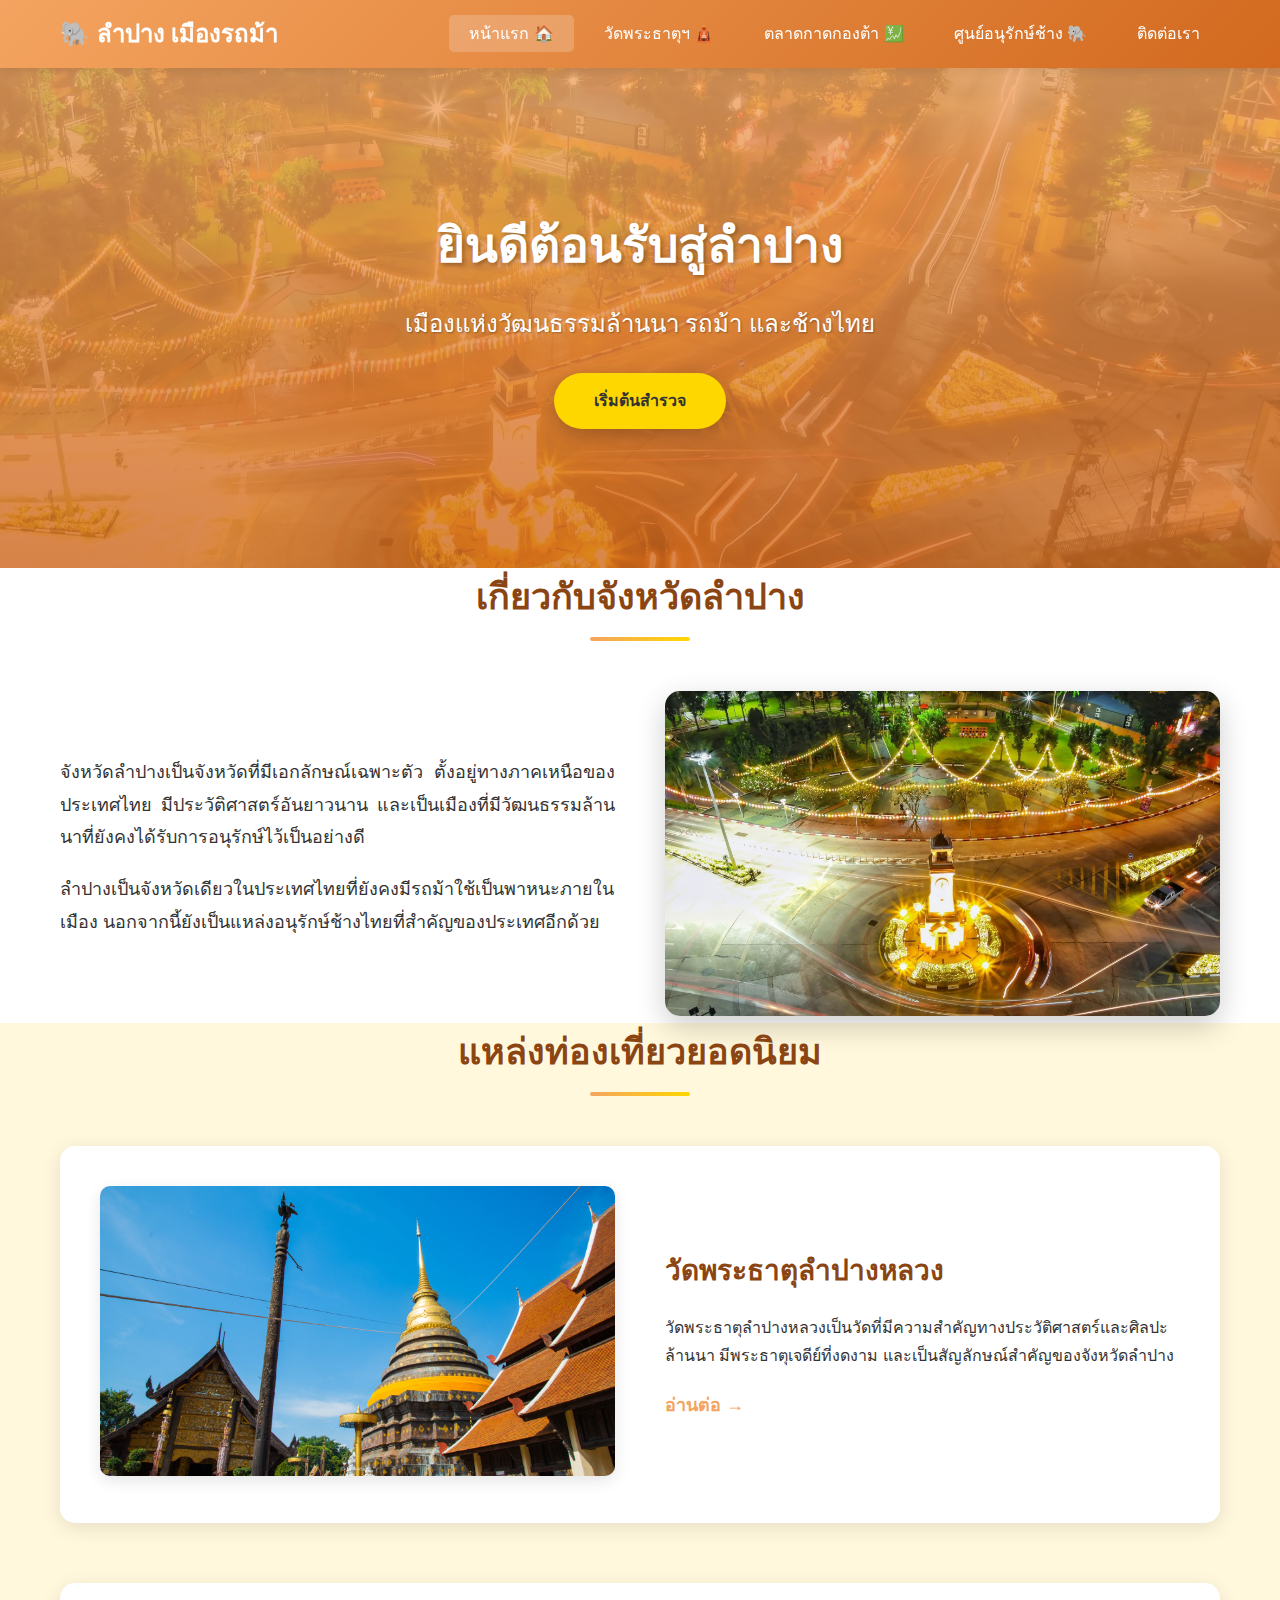
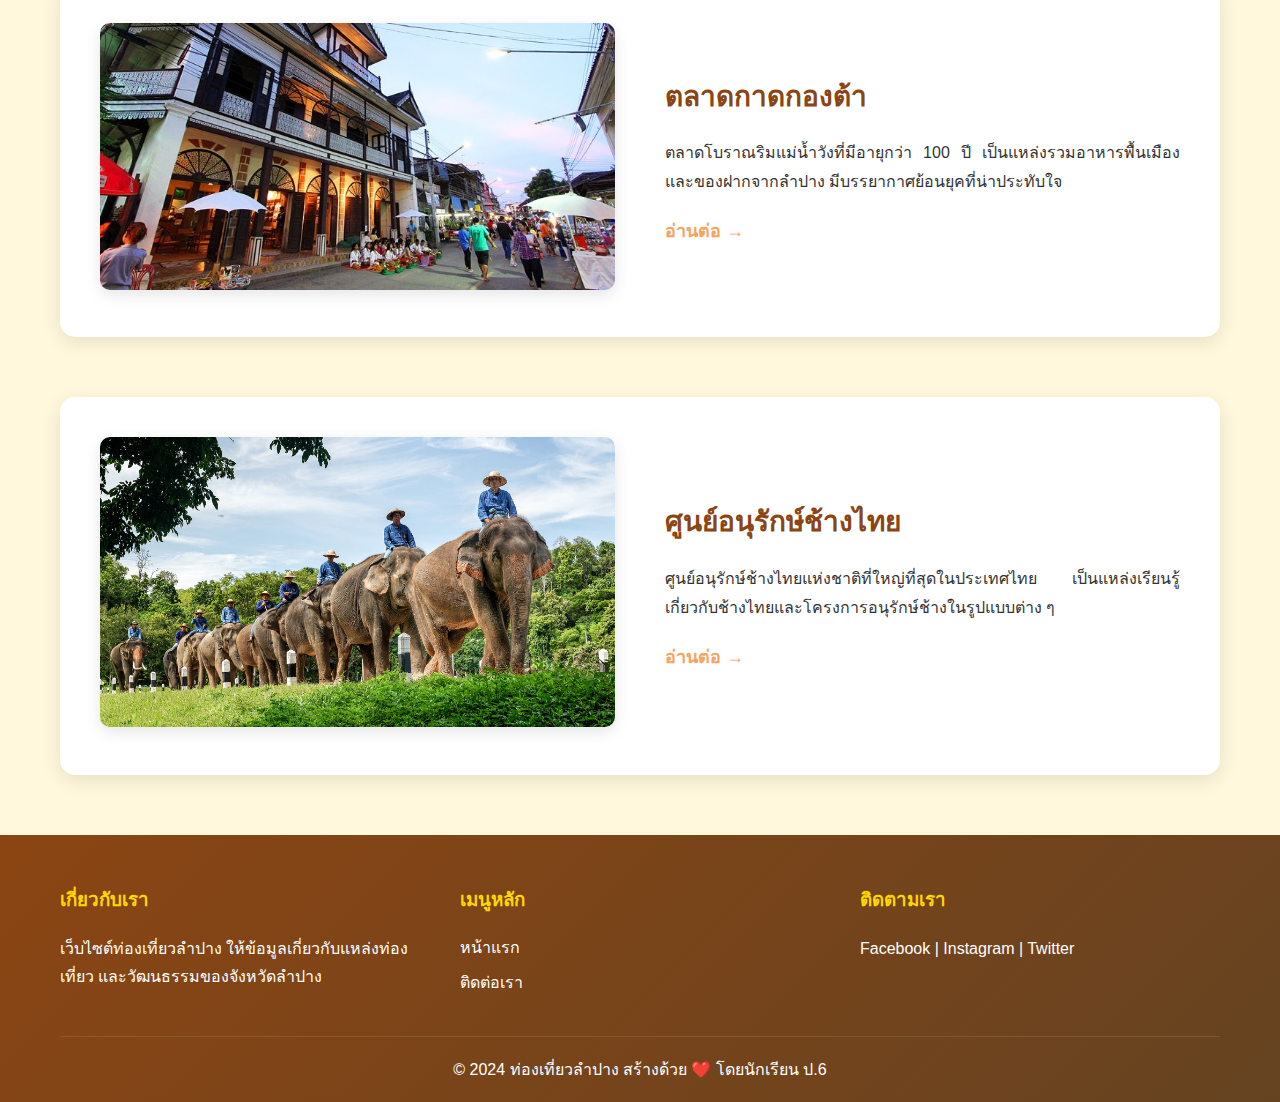
<file: index.html>
<!DOCTYPE html>
<html lang="th">
<head>
    <meta charset="UTF-8">
    <meta name="viewport" content="width=device-width, initial-scale=1.0">
    <title>ท่องเที่ยวลำปาง - เมืองรถม้า</title>
    <link rel="stylesheet" href="styles.css">
</head>
<body>

<!-- Header และ Navigation -->
<header>
    <div class="container">
        <div class="logo">
            <h1>🐘 ลำปาง เมืองรถม้า</h1>
        </div>
        <nav>
            <ul>
                <li><a href="index.html" class="active">หน้าแรก 🏠</a></li>
                <li><a href="wat-phra-that.html">วัดพระธาตุฯ 🛕</a></li>
                <li><a href="kad-kong-ta.html">ตลาดกาดกองต้า 💹</a></li>
                <li><a href="elephant-center.html">ศูนย์อนุรักษ์ช้าง 🐘</a></li>
                <li><a href="contact.html">ติดต่อเรา</a></li>
            </ul>
        </nav>
    </div>
</header>

<!-- Hero Section -->
<section class="hero">
    <div class="hero-content">
        <h2>ยินดีต้อนรับสู่ลำปาง</h2>
        <p>เมืองแห่งวัฒนธรรมล้านนา รถม้า และช้างไทย</p>
        <a href="#attractions" class="btn">เริ่มต้นสำรวจ</a>
    </div>
</section>

<!-- เกี่ยวกับลำปาง -->
<section class="about" id="attractions">
    <div class="container">
        <h2 class="section-title">เกี่ยวกับจังหวัดลำปาง</h2>
        <div class="content-wrapper">
            <div class="content-text">
                <p>
                    จังหวัดลำปางเป็นจังหวัดที่มีเอกลักษณ์เฉพาะตัว ตั้งอยู่ทางภาคเหนือของประเทศไทย
                    มีประวัติศาสตร์อันยาวนาน และเป็นเมืองที่มีวัฒนธรรมล้านนาที่ยังคงได้รับการอนุรักษ์ไว้เป็นอย่างดี
                </p>
                <p>
                    ลำปางเป็นจังหวัดเดียวในประเทศไทยที่ยังคงมีรถม้าใช้เป็นพาหนะภายในเมือง
                    นอกจากนี้ยังเป็นแหล่งอนุรักษ์ช้างไทยที่สำคัญของประเทศอีกด้วย
                </p>
            </div>
            <div class="content-image">
                <img src="images/lampang1.jpg" alt="จังหวัดลำปาง" width="100%">
            </div>
        </div>
    </div>
</section>

<!-- แหล่งท่องเที่ยวยอดนิยม -->
<section class="attractions">
    <div class="container">
        <h2 class="section-title">แหล่งท่องเที่ยวยอดนิยม</h2>

        <!-- สถานที่ 1 -->
        <div class="attraction-item">
            <div class="attraction-image">
                <img src="images/Watphrathatlampangluang.jpg" alt="วัดพระธาตุลำปางหลวง">
            </div>
            <div class="attraction-content">
                <h3>วัดพระธาตุลำปางหลวง</h3>
                <p>
                    วัดพระธาตุลำปางหลวงเป็นวัดที่มีความสำคัญทางประวัติศาสตร์และศิลปะล้านนา
                    มีพระธาตุเจดีย์ที่งดงาม และเป็นสัญลักษณ์สำคัญของจังหวัดลำปาง
                </p>
                <a href="wat-phra-that.html" class="btn-link">อ่านต่อ →</a>
            </div>
        </div>

        <!-- สถานที่ 2 -->
        <div class="attraction-item reverse">
            <div class="attraction-content">
                <h3>ตลาดกาดกองต้า</h3>
                <p>
                    ตลาดโบราณริมแม่น้ำวังที่มีอายุกว่า 100 ปี
                    เป็นแหล่งรวมอาหารพื้นเมืองและของฝากจากลำปาง
                    มีบรรยากาศย้อนยุคที่น่าประทับใจ
                </p>
                <a href="kad-kong-ta.html" class="btn-link">อ่านต่อ →</a>
            </div>
            <div class="attraction-image">
                <img src="images/kongtamarket1.jpg" alt="ตลาดกาดก้องต้า" >
            </div>
        </div>

        <!-- สถานที่ 3 -->
        <div class="attraction-item">
            <div class="attraction-image">
                <img src="images/changthai1.jpg" alt="ศูนย์อนุรักษ์ช้างไทย" >
            </div>
            <div class="attraction-content">
                <h3>ศูนย์อนุรักษ์ช้างไทย</h3>
                <p>
                    ศูนย์อนุรักษ์ช้างไทยแห่งชาติที่ใหญ่ที่สุดในประเทศไทย
                    เป็นแหล่งเรียนรู้เกี่ยวกับช้างไทยและโครงการอนุรักษ์ช้างในรูปแบบต่าง ๆ
                </p>
                <a href="elephant-center.html" class="btn-link">อ่านต่อ →</a>
            </div>
        </div>
    </div>
</section>

<!-- Footer -->
<footer>
    <div class="container">
        <div class="footer-content">
            <div class="footer-section">
                <h3>เกี่ยวกับเรา</h3>
                <p>
                    เว็บไซต์ท่องเที่ยวลำปาง ให้ข้อมูลเกี่ยวกับแหล่งท่องเที่ยว
                    และวัฒนธรรมของจังหวัดลำปาง
                </p>
            </div>
            <div class="footer-section">
                <h3>เมนูหลัก</h3>
                <ul>
                    <li><a href="index.html">หน้าแรก</a></li>
                    <li><a href="contact.html">ติดต่อเรา</a></li>
                </ul>
            </div>
            <div class="footer-section">
                <h3>ติดตามเรา</h3>
                <p>Facebook | Instagram | Twitter</p>
            </div>
        </div>
        <div class="footer-bottom">
            <p>&copy; 2024 ท่องเที่ยวลำปาง สร้างด้วย ❤️ โดยนักเรียน ป.6</p>
        </div>
    </div>
</footer>

</body>
</html>
</file>
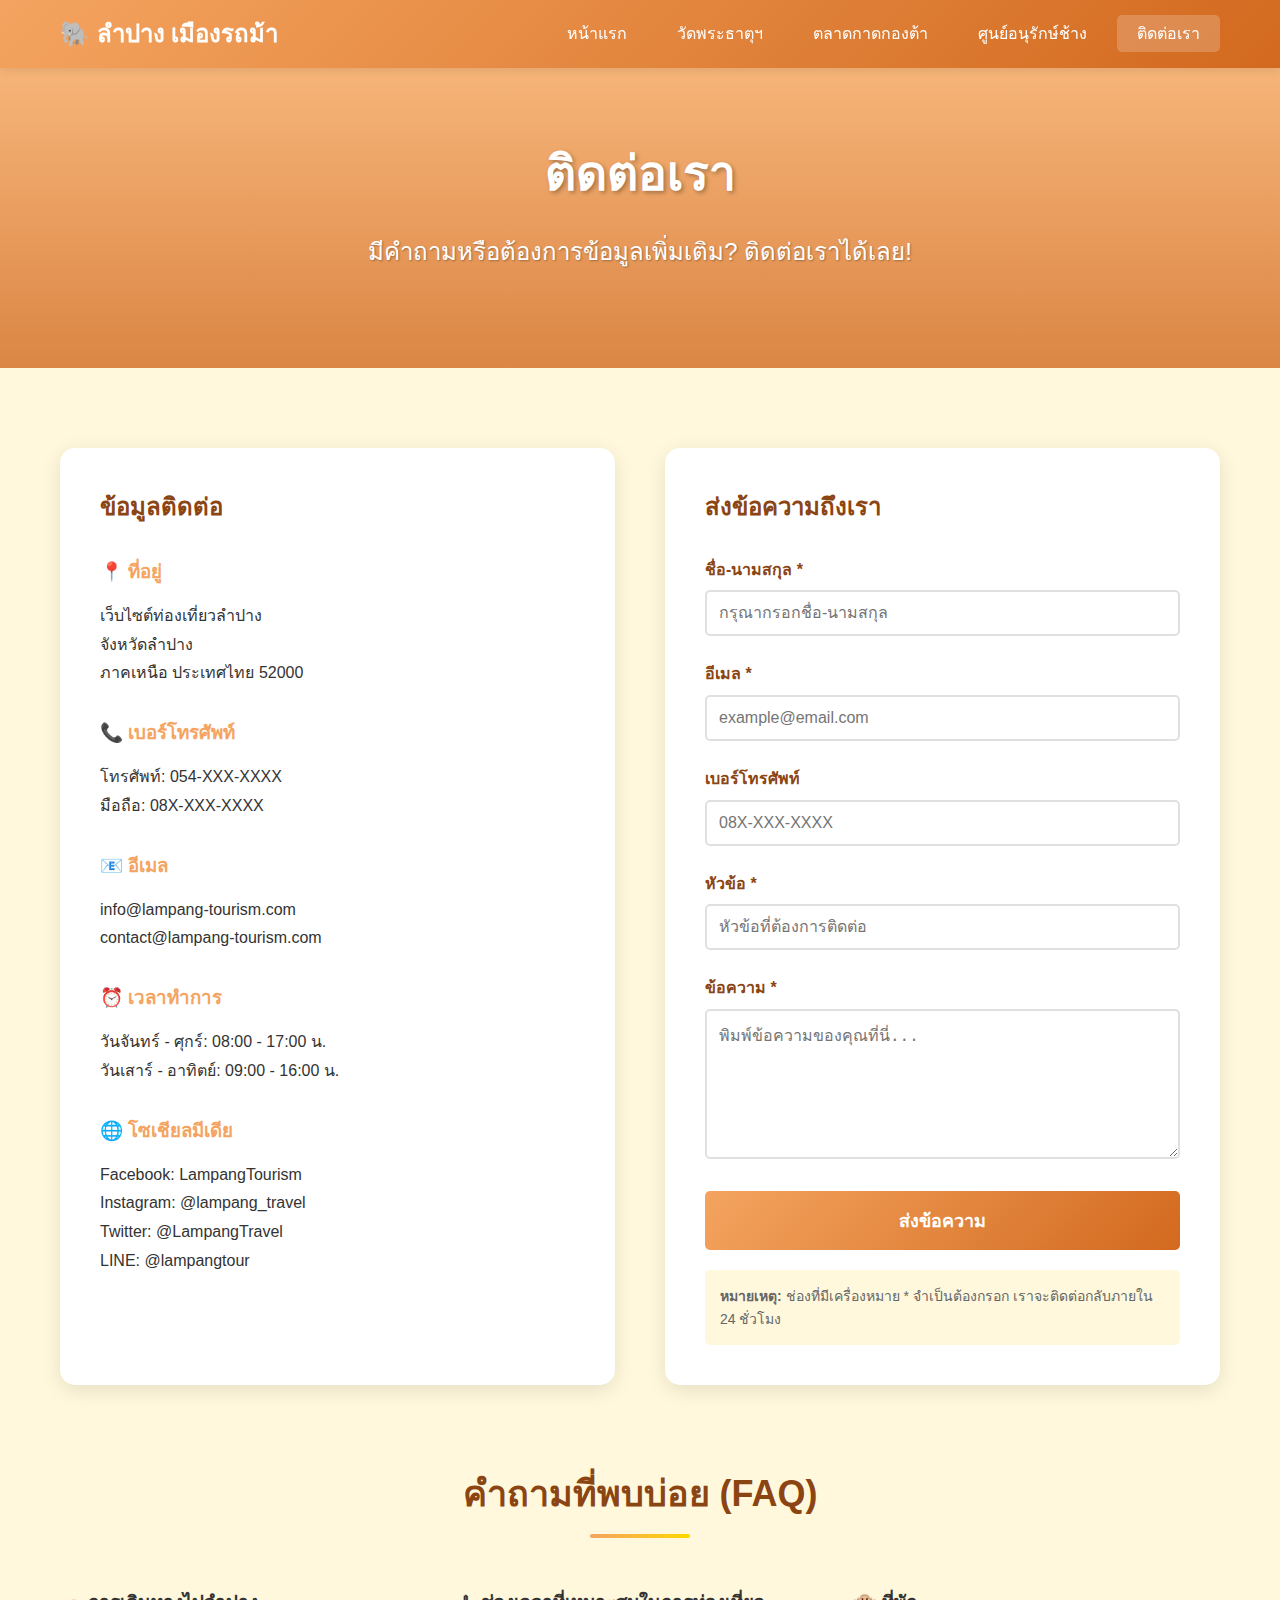
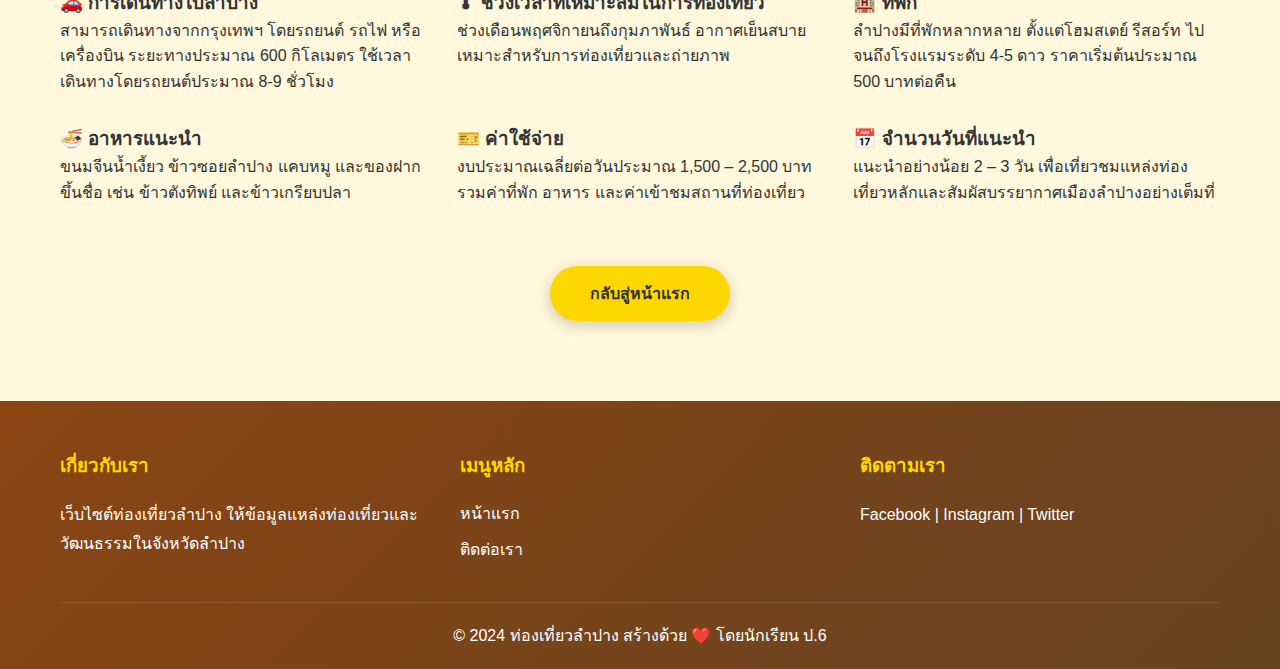
<file: contact.html>
<!DOCTYPE html>
<html lang="th">
<head>
    <meta charset="UTF-8">
    <meta name="viewport" content="width=device-width, initial-scale=1.0">
    <title>ติดต่อเรา - ท่องเที่ยวลำปาง</title>
    <link rel="stylesheet" href="styles.css">
</head>
<body>

<!-- Header และ Navigation -->
<header>
    <div class="container">
        <div class="logo">
            <h1>🐘 ลำปาง เมืองรถม้า</h1>
        </div>
        <nav>
            <ul>
                <li><a href="index.html">หน้าแรก</a></li>
                <li><a href="wat-phra-that.html">วัดพระธาตุฯ</a></li>
                <li><a href="kad-kong-ta.html">ตลาดกาดกองต้า</a></li>
                <li><a href="elephant-center.html">ศูนย์อนุรักษ์ช้าง</a></li>
                <li><a href="contact.html" class="active">ติดต่อเรา</a></li>
            </ul>
        </nav>
    </div>
</header>

<!-- Hero Section -->
<section class="hero" style="height: 300px; background-image: linear-gradient(rgba(244,164,96,0.8), rgba(210,105,30,0.8)), url('https://images.unsplash.com/photo-1423666639041-f56000c27a9a?w=1600&h=400&fit=crop');">
    <div class="hero-content">
        <h2>ติดต่อเรา</h2>
        <p>มีคำถามหรือต้องการข้อมูลเพิ่มเติม? ติดต่อเราได้เลย!</p>
    </div>
</section>

<!-- Contact Section -->
<section class="contact-section">
    <div class="container">
        <div class="contact-container">

            <!-- ข้อมูลติดต่อ -->
            <div class="contact-info">
                <h2 style="color: #8B4513; margin-bottom: 30px;">ข้อมูลติดต่อ</h2>

                <div style="margin-bottom: 30px;">
                    <h3 style="color: #F4A460; margin-bottom: 15px;">📍 ที่อยู่</h3>
                    <p>
                        เว็บไซต์ท่องเที่ยวลำปาง<br>
                        จังหวัดลำปาง<br>
                        ภาคเหนือ ประเทศไทย 52000
                    </p>
                </div>

                <div style="margin-bottom: 30px;">
                    <h3 style="color: #F4A460; margin-bottom: 15px;">📞 เบอร์โทรศัพท์</h3>
                    <p>
                        โทรศัพท์: 054-XXX-XXXX<br>
                        มือถือ: 08X-XXX-XXXX
                    </p>
                </div>

                <div style="margin-bottom: 30px;">
                    <h3 style="color: #F4A460; margin-bottom: 15px;">📧 อีเมล</h3>
                    <p>
                        info@lampang-tourism.com<br>
                        contact@lampang-tourism.com
                    </p>
                </div>

                <div style="margin-bottom: 30px;">
                    <h3 style="color: #F4A460; margin-bottom: 15px;">⏰ เวลาทำการ</h3>
                    <p>
                        วันจันทร์ - ศุกร์: 08:00 - 17:00 น.<br>
                        วันเสาร์ - อาทิตย์: 09:00 - 16:00 น.
                    </p>
                </div>

                <div>
                    <h3 style="color: #F4A460; margin-bottom: 15px;">🌐 โซเชียลมีเดีย</h3>
                    <p>
                        Facebook: LampangTourism<br>
                        Instagram: @lampang_travel<br>
                        Twitter: @LampangTravel<br>
                        LINE: @lampangtour
                    </p>
                </div>
            </div>

            <!-- ฟอร์มติดต่อ -->
            <div class="contact-form">
                <h2 style="color: #8B4513; margin-bottom: 30px;">ส่งข้อความถึงเรา</h2>
                <form>
                    <div class="form-group">
                        <label for="name">ชื่อ-นามสกุล *</label>
                        <input type="text" id="name" name="name" required placeholder="กรุณากรอกชื่อ-นามสกุล">
                    </div>

                    <div class="form-group">
                        <label for="email">อีเมล *</label>
                        <input type="email" id="email" name="email" required placeholder="example@email.com">
                    </div>

                    <div class="form-group">
                        <label for="phone">เบอร์โทรศัพท์</label>
                        <input type="tel" id="phone" name="phone" placeholder="08X-XXX-XXXX">
                    </div>

                    <div class="form-group">
                        <label for="subject">หัวข้อ *</label>
                        <input type="text" id="subject" name="subject" required placeholder="หัวข้อที่ต้องการติดต่อ">
                    </div>

                    <div class="form-group">
                        <label for="message">ข้อความ *</label>
                        <textarea id="message" name="message" required placeholder="พิมพ์ข้อความของคุณที่นี่..."></textarea>
                    </div>

                    <button type="submit" class="submit-btn">ส่งข้อความ</button>
                </form>

                <div style="margin-top: 20px; padding: 15px; background-color: #FFF8DC; border-radius: 5px;">
                    <p style="font-size: 14px; color: #666; margin: 0;">
                        <strong>หมายเหตุ:</strong> ช่องที่มีเครื่องหมาย * จำเป็นต้องกรอก เราจะติดต่อกลับภายใน 24 ชั่วโมง
                    </p>
                </div>
            </div>

        </div>

        <!-- FAQ -->
        <div style="margin-top: 80px;">
            <h2 class="section-title">คำถามที่พบบ่อย (FAQ)</h2>

            <div style="display: grid; grid-template-columns: repeat(auto-fit, minmax(300px, 1fr)); gap: 30px;">
                <div class="faq-box">
                    <h3>🚗 การเดินทางไปลำปาง</h3>
                    <p>สามารถเดินทางจากกรุงเทพฯ โดยรถยนต์ รถไฟ หรือเครื่องบิน ระยะทางประมาณ 600 กิโลเมตร ใช้เวลาเดินทางโดยรถยนต์ประมาณ 8-9 ชั่วโมง</p>
                </div>

                <div class="faq-box">
                    <h3>🌡 ช่วงเวลาที่เหมาะสมในการท่องเที่ยว</h3>
                    <p>ช่วงเดือนพฤศจิกายนถึงกุมภาพันธ์ อากาศเย็นสบาย เหมาะสำหรับการท่องเที่ยวและถ่ายภาพ</p>
                </div>

                <div class="faq-box">
                    <h3>🏨 ที่พัก</h3>
                    <p>ลำปางมีที่พักหลากหลาย ตั้งแต่โฮมสเตย์ รีสอร์ท ไปจนถึงโรงแรมระดับ 4-5 ดาว ราคาเริ่มต้นประมาณ 500 บาทต่อคืน</p>
                </div>

                <div class="faq-box">
                    <h3>🍜 อาหารแนะนำ</h3>
                    <p>ขนมจีนน้ำเงี้ยว ข้าวซอยลำปาง แคบหมู และของฝากขึ้นชื่อ เช่น ข้าวตังทิพย์ และข้าวเกรียบปลา</p>
                </div>

                <div class="faq-box">
                    <h3>🎫 ค่าใช้จ่าย</h3>
                    <p>งบประมาณเฉลี่ยต่อวันประมาณ 1,500 – 2,500 บาท รวมค่าที่พัก อาหาร และค่าเข้าชมสถานที่ท่องเที่ยว</p>
                </div>

                <div class="faq-box">
                    <h3>📅 จำนวนวันที่แนะนำ</h3>
                    <p>แนะนำอย่างน้อย 2 – 3 วัน เพื่อเที่ยวชมแหล่งท่องเที่ยวหลักและสัมผัสบรรยากาศเมืองลำปางอย่างเต็มที่</p>
                </div>
            </div>
        </div>

        <!-- ปุ่มกลับหน้าแรก -->
        <div style="margin-top: 60px; text-align: center;">
            <a href="index.html" class="btn">กลับสู่หน้าแรก</a>
        </div>

    </div>
</section>

<!-- Footer -->
<footer>
    <div class="container">
        <div class="footer-content">
            <div class="footer-section">
                <h3>เกี่ยวกับเรา</h3>
                <p>เว็บไซต์ท่องเที่ยวลำปาง ให้ข้อมูลแหล่งท่องเที่ยวและวัฒนธรรมในจังหวัดลำปาง</p>
            </div>
            <div class="footer-section">
                <h3>เมนูหลัก</h3>
                <ul>
                    <li><a href="index.html">หน้าแรก</a></li>
                    <li><a href="contact.html">ติดต่อเรา</a></li>
                </ul>
            </div>
            <div class="footer-section">
                <h3>ติดตามเรา</h3>
                <p>Facebook | Instagram | Twitter</p>
            </div>
        </div>
        <div class="footer-bottom">
            <p>&copy; 2024 ท่องเที่ยวลำปาง สร้างด้วย ❤️ โดยนักเรียน ป.6</p>
        </div>
    </div>
</footer>

</body>
</html>
</file>
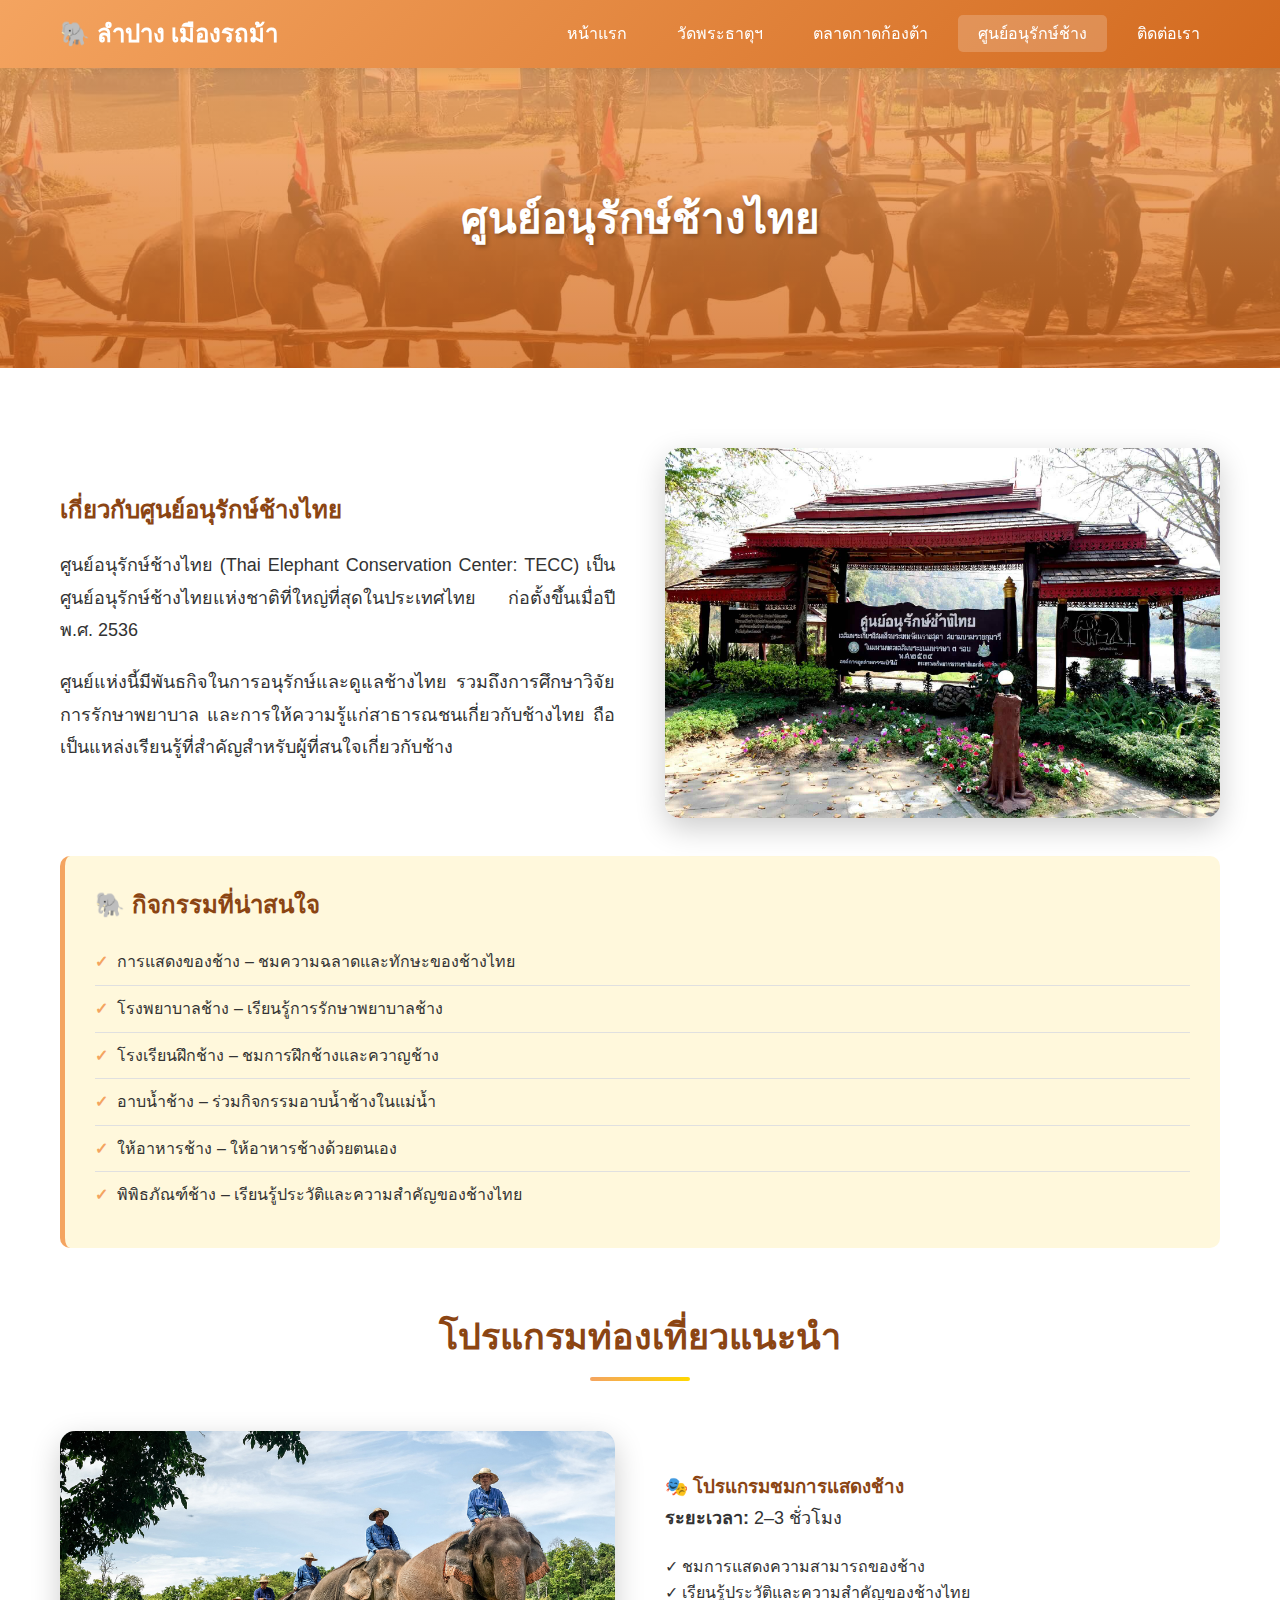
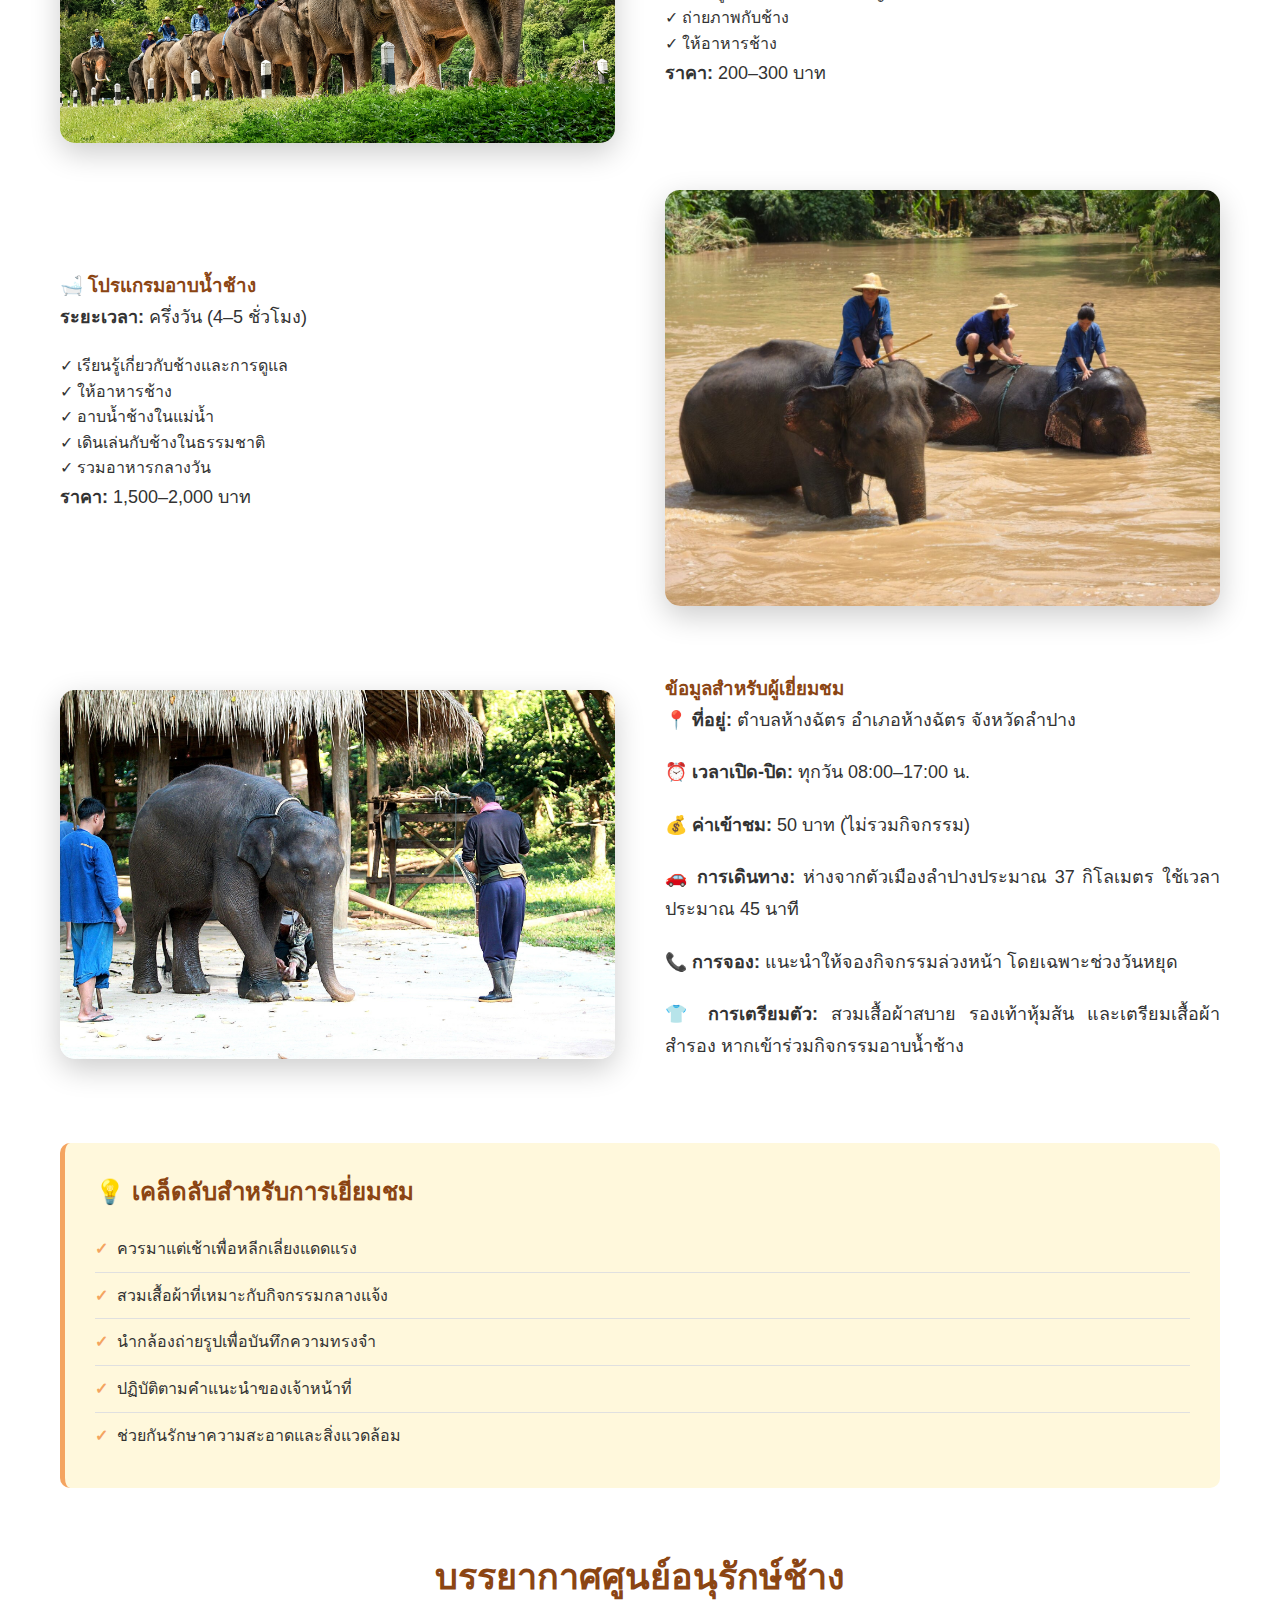
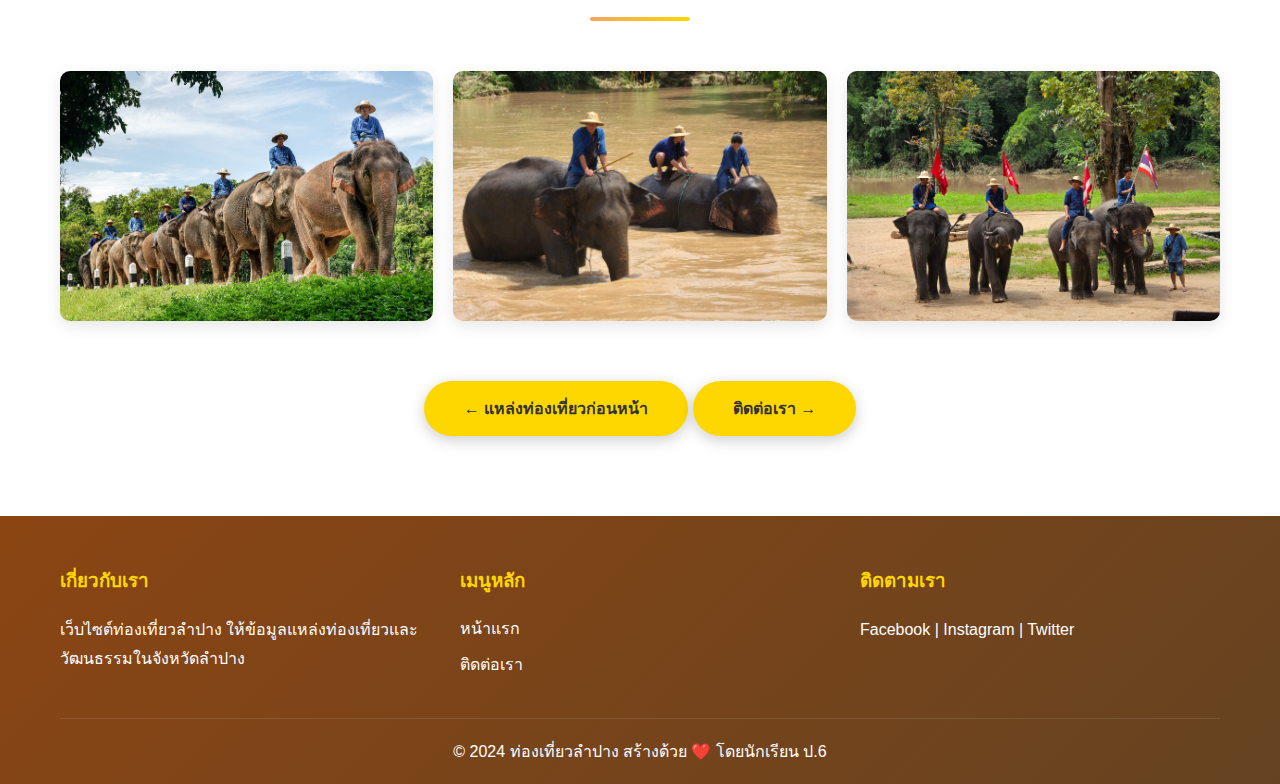
<file: elephant-center.html>
<!DOCTYPE html>
<html lang="th">
<head>
    <meta charset="UTF-8">
    <meta name="viewport" content="width=device-width, initial-scale=1.0">
    <title>ศูนย์อนุรักษ์ช้างไทย - ท่องเที่ยวลำปาง</title>
    <link rel="stylesheet" href="styles.css">
</head>
<body>

<!-- Header และ Navigation -->
<header>
    <div class="container">
        <div class="logo">
            <h1>🐘 ลำปาง เมืองรถม้า</h1>
        </div>
        <nav>
            <ul>
                <li><a href="index.html">หน้าแรก</a></li>
                <li><a href="wat-phra-that.html">วัดพระธาตุฯ</a></li>
                <li><a href="kad-kong-ta.html">ตลาดกาดก้องต้า</a></li>
                <li><a href="elephant-center.html" class="active">ศูนย์อนุรักษ์ช้าง</a></li>
                <li><a href="contact.html">ติดต่อเรา</a></li>
            </ul>
        </nav>
    </div>
</header>

<!-- Detail Hero Section -->
<section class="detail-hero" style="background-image: linear-gradient(rgba(244,164,96,0.8), rgba(210,105,30,0.8)), url('images/changthai0.jpeg');">
    <h2>ศูนย์อนุรักษ์ช้างไทย</h2>
</section>

<!-- Detail Content -->
<section class="detail-content">
    <div class="container">

        <!-- เนื้อหาหลัก -->
        <div class="content-wrapper">
            <div class="content-text">
                <h2 style="color:#8B4513; margin-bottom:20px;">เกี่ยวกับศูนย์อนุรักษ์ช้างไทย</h2>
                <p>
                    ศูนย์อนุรักษ์ช้างไทย (Thai Elephant Conservation Center: TECC)
                    เป็นศูนย์อนุรักษ์ช้างไทยแห่งชาติที่ใหญ่ที่สุดในประเทศไทย
                    ก่อตั้งขึ้นเมื่อปี พ.ศ. 2536
                </p>
                <p>
                    ศูนย์แห่งนี้มีพันธกิจในการอนุรักษ์และดูแลช้างไทย
                    รวมถึงการศึกษาวิจัย การรักษาพยาบาล
                    และการให้ความรู้แก่สาธารณชนเกี่ยวกับช้างไทย
                    ถือเป็นแหล่งเรียนรู้ที่สำคัญสำหรับผู้ที่สนใจเกี่ยวกับช้าง
                </p>
            </div>
            <div class="content-image">
                <img src="images/changthai01.jpeg" alt="ศูนย์อนุรักษ์ช้างไทย">
            </div>
        </div>

        <!-- ไฮไลท์ของสถานที่ -->
        <div class="info-box">
            <h3>🐘 กิจกรรมที่น่าสนใจ</h3>
            <ul>
                <li>การแสดงของช้าง – ชมความฉลาดและทักษะของช้างไทย</li>
                <li>โรงพยาบาลช้าง – เรียนรู้การรักษาพยาบาลช้าง</li>
                <li>โรงเรียนฝึกช้าง – ชมการฝึกช้างและควาญช้าง</li>
                <li>อาบน้ำช้าง – ร่วมกิจกรรมอาบน้ำช้างในแม่น้ำ</li>
                <li>ให้อาหารช้าง – ให้อาหารช้างด้วยตนเอง</li>
                <li>พิพิธภัณฑ์ช้าง – เรียนรู้ประวัติและความสำคัญของช้างไทย</li>
            </ul>
        </div>

        <!-- โปรแกรมท่องเที่ยว -->
        <div style="margin-top:60px;">
            <h2 class="section-title">โปรแกรมท่องเที่ยวแนะนำ</h2>

            <div class="content-wrapper" style="margin-bottom:40px;">
                <div class="content-image">
                    <img src="images/changthai1.jpg" alt="การแสดงช้าง">
                </div>
                <div class="content-text">
                    <h3 style="color:#8B4513;">🎭 โปรแกรมชมการแสดงช้าง</h3>
                    <p><strong>ระยะเวลา:</strong> 2–3 ชั่วโมง</p>
                    <ul style="list-style:none; padding-left:0;">
                        <li>✓ ชมการแสดงความสามารถของช้าง</li>
                        <li>✓ เรียนรู้ประวัติและความสำคัญของช้างไทย</li>
                        <li>✓ ถ่ายภาพกับช้าง</li>
                        <li>✓ ให้อาหารช้าง</li>
                    </ul>
                    <p><strong>ราคา:</strong> 200–300 บาท</p>
                </div>
            </div>

            <div class="content-wrapper">
                <div class="content-text">
                    <h3 style="color:#8B4513;">🛁 โปรแกรมอาบน้ำช้าง</h3>
                    <p><strong>ระยะเวลา:</strong> ครึ่งวัน (4–5 ชั่วโมง)</p>
                    <ul style="list-style:none; padding-left:0;">
                        <li>✓ เรียนรู้เกี่ยวกับช้างและการดูแล</li>
                        <li>✓ ให้อาหารช้าง</li>
                        <li>✓ อาบน้ำช้างในแม่น้ำ</li>
                        <li>✓ เดินเล่นกับช้างในธรรมชาติ</li>
                        <li>✓ รวมอาหารกลางวัน</li>
                    </ul>
                    <p><strong>ราคา:</strong> 1,500–2,000 บาท</p>
                </div>
                <div class="content-image">
                    <img src="images/changthai2.jpg" alt="อาบน้ำช้าง">
                </div>
            </div>
        </div>

        <!-- ข้อมูลผู้เยี่ยมชม -->
        <div class="content-wrapper" style="margin-top:60px;">
            <div class="content-image">
                <img src="images/changthai6.jpg" alt="ช้างน้อย">
            </div>
            <div class="content-text">
                <h3 style="color:#8B4513;">ข้อมูลสำหรับผู้เยี่ยมชม</h3>
                <p><strong>📍 ที่อยู่:</strong> ตำบลห้างฉัตร อำเภอห้างฉัตร จังหวัดลำปาง</p>
                <p><strong>⏰ เวลาเปิด-ปิด:</strong> ทุกวัน 08:00–17:00 น.</p>
                <p><strong>💰 ค่าเข้าชม:</strong> 50 บาท (ไม่รวมกิจกรรม)</p>
                <p><strong>🚗 การเดินทาง:</strong> ห่างจากตัวเมืองลำปางประมาณ 37 กิโลเมตร ใช้เวลาประมาณ 45 นาที</p>
                <p><strong>📞 การจอง:</strong> แนะนำให้จองกิจกรรมล่วงหน้า โดยเฉพาะช่วงวันหยุด</p>
                <p><strong>👕 การเตรียมตัว:</strong> สวมเสื้อผ้าสบาย รองเท้าหุ้มส้น และเตรียมเสื้อผ้าสำรอง หากเข้าร่วมกิจกรรมอาบน้ำช้าง</p>
            </div>
        </div>

        <!-- เคล็ดลับ -->
        <div class="info-box" style="margin-top:60px;">
            <h3>💡 เคล็ดลับสำหรับการเยี่ยมชม</h3>
            <ul>
                <li>ควรมาแต่เช้าเพื่อหลีกเลี่ยงแดดแรง</li>
                <li>สวมเสื้อผ้าที่เหมาะกับกิจกรรมกลางแจ้ง</li>
                <li>นำกล้องถ่ายรูปเพื่อบันทึกความทรงจำ</li>
                <li>ปฏิบัติตามคำแนะนำของเจ้าหน้าที่</li>
                <li>ช่วยกันรักษาความสะอาดและสิ่งแวดล้อม</li>
            </ul>
        </div>

        <!-- แกลเลอรี -->
        <div style="margin-top:60px;">
            <h2 class="section-title">บรรยากาศศูนย์อนุรักษ์ช้าง</h2>
            <div class="gallery">
                <img src="images/changthai1.jpg" alt="ช้าง 1">
                <img src="images/changthai2.jpg" alt="ช้าง 2">
                <img src="images/changthai3.jpg" alt="ช้าง 3">
            </div>
        </div>

        <!-- ปุ่มนำทาง -->
        <div style="margin-top:60px; text-align:center;">
            <a href="kad-kong-ta.html" class="btn">← แหล่งท่องเที่ยวก่อนหน้า</a>
            <a href="contact.html" class="btn">ติดต่อเรา →</a>
        </div>

    </div>
</section>

<!-- Footer -->
<footer>
    <div class="container">
        <div class="footer-content">
            <div class="footer-section">
                <h3>เกี่ยวกับเรา</h3>
                <p>เว็บไซต์ท่องเที่ยวลำปาง ให้ข้อมูลแหล่งท่องเที่ยวและวัฒนธรรมในจังหวัดลำปาง</p>
            </div>
            <div class="footer-section">
                <h3>เมนูหลัก</h3>
                <ul>
                    <li><a href="index.html">หน้าแรก</a></li>
                    <li><a href="contact.html">ติดต่อเรา</a></li>
                </ul>
            </div>
            <div class="footer-section">
                <h3>ติดตามเรา</h3>
                <p>Facebook | Instagram | Twitter</p>
            </div>
        </div>
        <div class="footer-bottom">
            <p>&copy; 2024 ท่องเที่ยวลำปาง สร้างด้วย ❤️ โดยนักเรียน ป.6</p>
        </div>
    </div>
</footer>

</body>
</html>
</file>
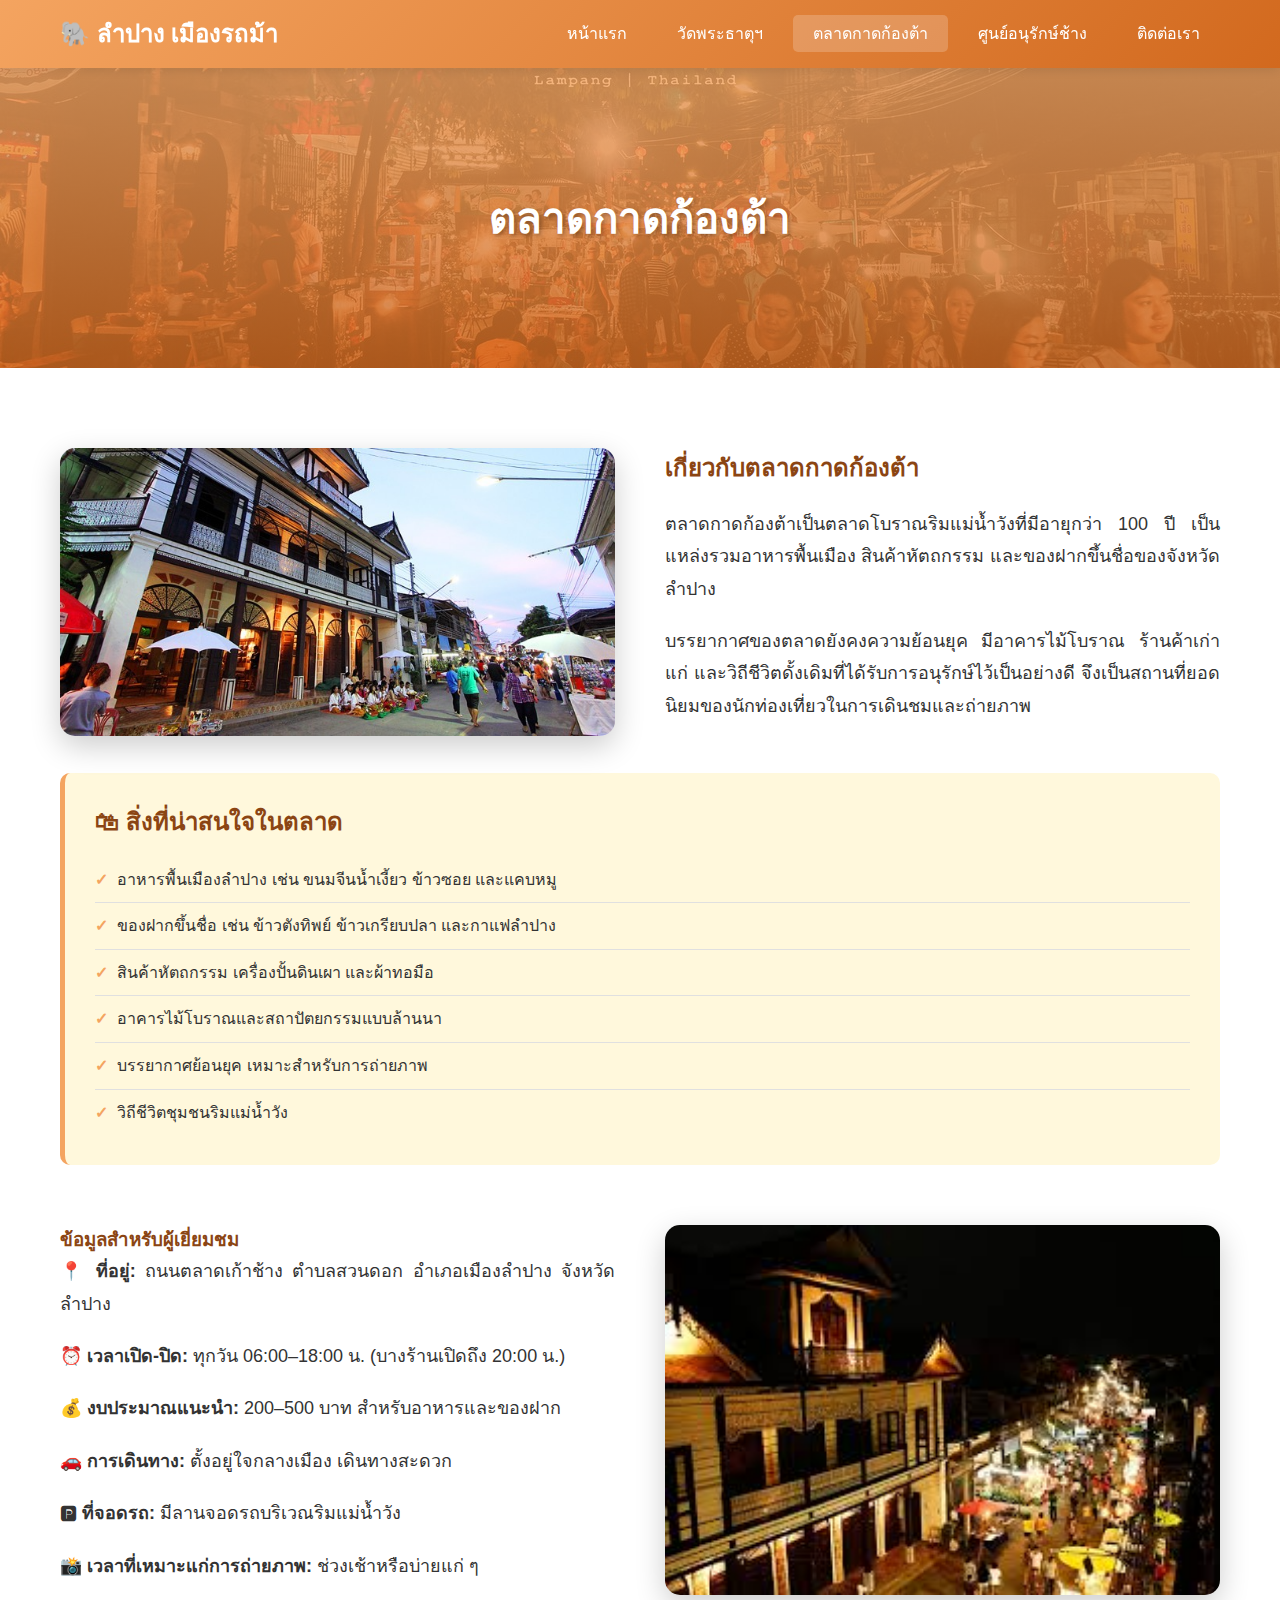
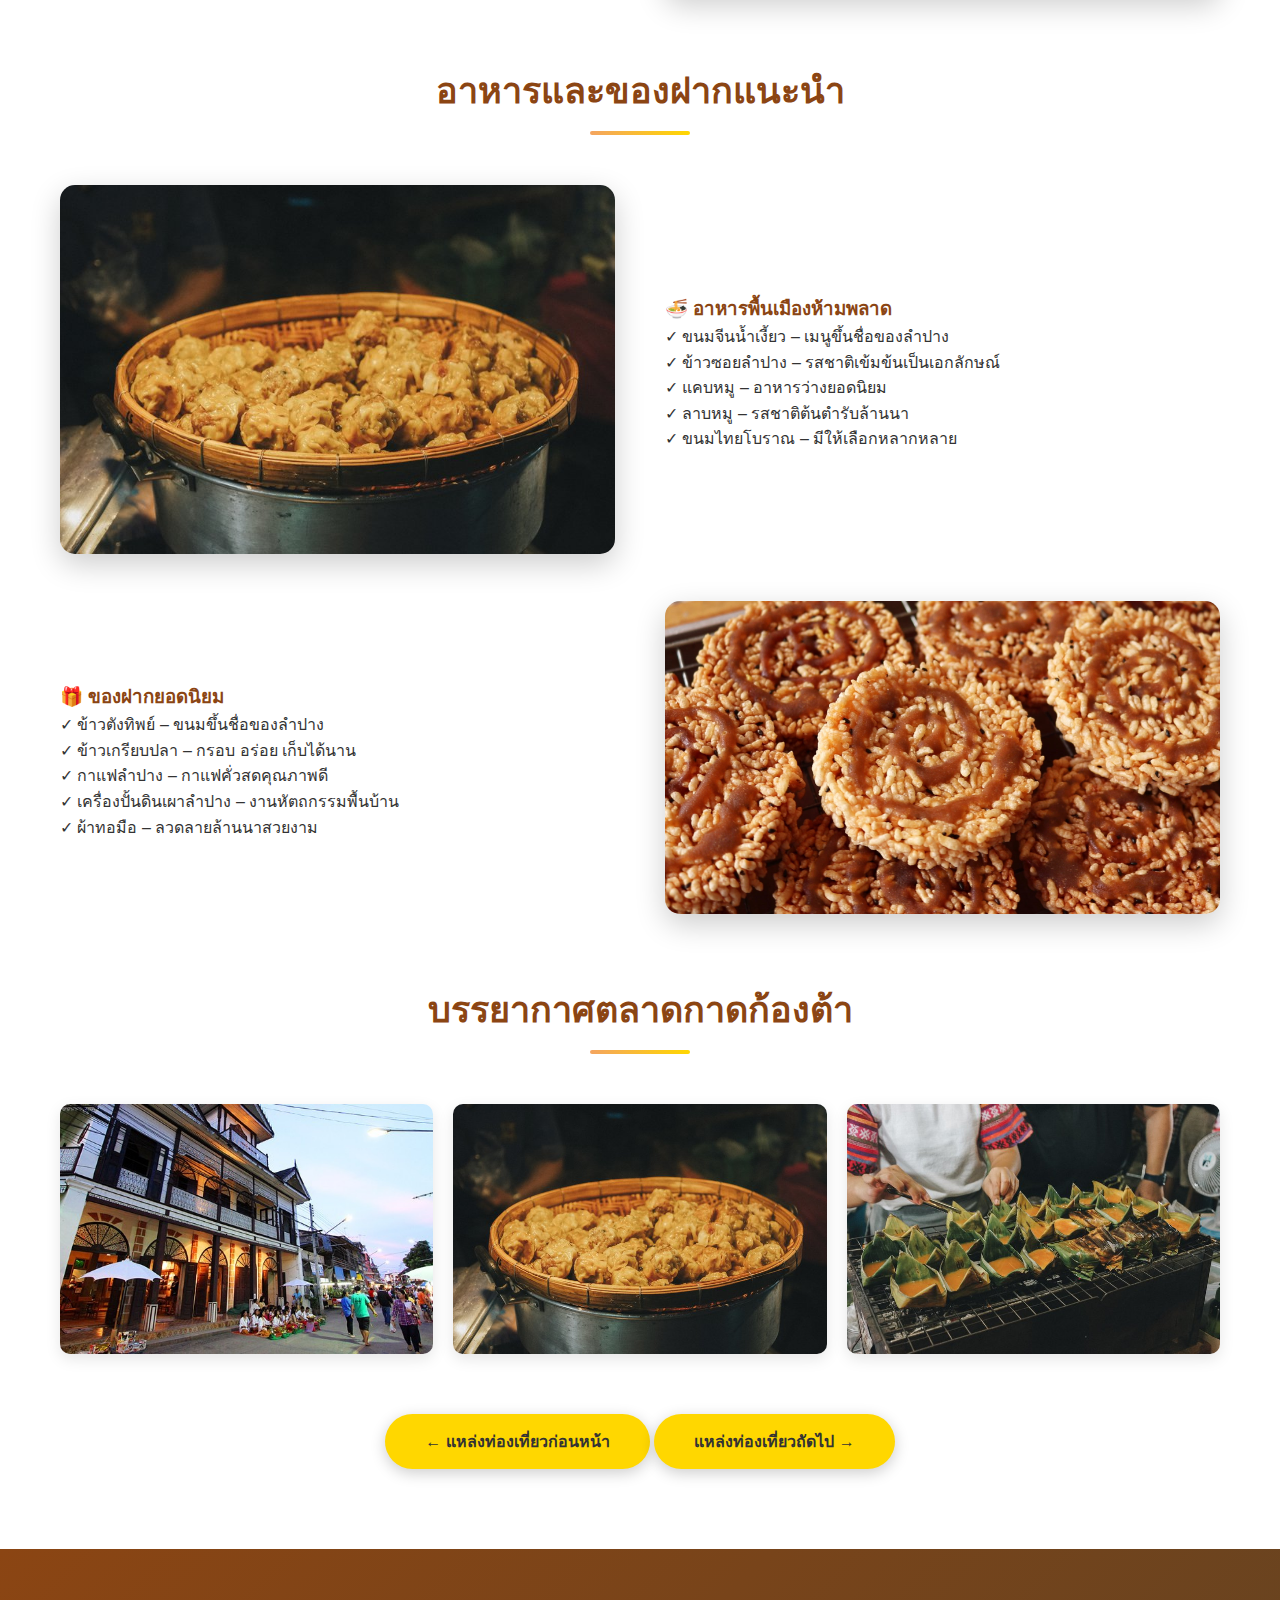
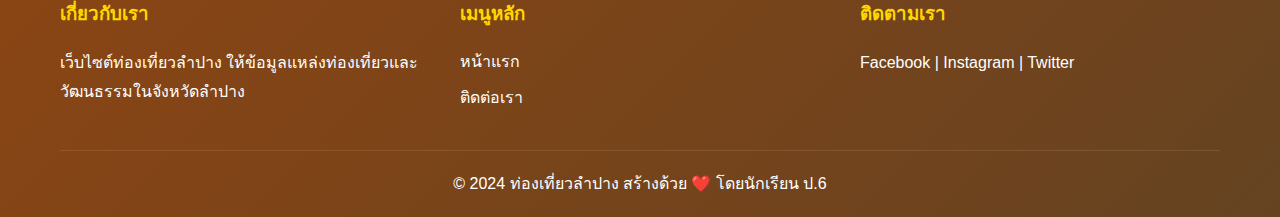
<file: kad-kong-ta.html>
<!DOCTYPE html>
<html lang="th">
<head>
    <meta charset="UTF-8">
    <meta name="viewport" content="width=device-width, initial-scale=1.0">
    <title>ตลาดกาดก้องต้า - ท่องเที่ยวลำปาง</title>
    <link rel="stylesheet" href="styles.css">
</head>
<body>

<!-- Header และ Navigation -->
<header>
    <div class="container">
        <div class="logo">
            <h1>🐘 ลำปาง เมืองรถม้า</h1>
        </div>
        <nav>
            <ul>
                <li><a href="index.html">หน้าแรก</a></li>
                <li><a href="wat-phra-that.html">วัดพระธาตุฯ</a></li>
                <li><a href="kad-kong-ta.html" class="active">ตลาดกาดก้องต้า</a></li>
                <li><a href="elephant-center.html">ศูนย์อนุรักษ์ช้าง</a></li>
                <li><a href="contact.html">ติดต่อเรา</a></li>
            </ul>
        </nav>
    </div>
</header>

<!-- Detail Hero Section -->
<section class="detail-hero" style="background-image: linear-gradient(rgba(244,164,96,0.8), rgba(210,105,30,0.8)), url('images/coverkongtamarket.jpg');">
    <h2>ตลาดกาดก้องต้า</h2>
</section>

<!-- Detail Content -->
<section class="detail-content">
    <div class="container">

        <!-- เนื้อหาหลัก -->
        <div class="content-wrapper">
            <div class="content-image">
                <img src="images/kongtamarket1.jpg" alt="ตลาดกาดก้องต้า">
            </div>
            <div class="content-text">
                <h2 style="color:#8B4513; margin-bottom:20px;">เกี่ยวกับตลาดกาดก้องต้า</h2>
                <p>
                    ตลาดกาดก้องต้าเป็นตลาดโบราณริมแม่น้ำวังที่มีอายุกว่า 100 ปี
                    เป็นแหล่งรวมอาหารพื้นเมือง สินค้าหัตถกรรม
                    และของฝากขึ้นชื่อของจังหวัดลำปาง
                </p>
                <p>
                    บรรยากาศของตลาดยังคงความย้อนยุค
                    มีอาคารไม้โบราณ ร้านค้าเก่าแก่
                    และวิถีชีวิตดั้งเดิมที่ได้รับการอนุรักษ์ไว้เป็นอย่างดี
                    จึงเป็นสถานที่ยอดนิยมของนักท่องเที่ยวในการเดินชมและถ่ายภาพ
                </p>
            </div>
        </div>

        <!-- ไฮไลท์ -->
        <div class="info-box">
            <h3>🛍 สิ่งที่น่าสนใจในตลาด</h3>
            <ul>
                <li>อาหารพื้นเมืองลำปาง เช่น ขนมจีนน้ำเงี้ยว ข้าวซอย และแคบหมู</li>
                <li>ของฝากขึ้นชื่อ เช่น ข้าวตังทิพย์ ข้าวเกรียบปลา และกาแฟลำปาง</li>
                <li>สินค้าหัตถกรรม เครื่องปั้นดินเผา และผ้าทอมือ</li>
                <li>อาคารไม้โบราณและสถาปัตยกรรมแบบล้านนา</li>
                <li>บรรยากาศย้อนยุค เหมาะสำหรับการถ่ายภาพ</li>
                <li>วิถีชีวิตชุมชนริมแม่น้ำวัง</li>
            </ul>
        </div>

        <!-- ข้อมูลผู้เยี่ยมชม -->
        <div class="content-wrapper" style="margin-top:60px;">
            <div class="content-text">
                <h3 style="color:#8B4513;">ข้อมูลสำหรับผู้เยี่ยมชม</h3>
                <p><strong>📍 ที่อยู่:</strong> ถนนตลาดเก้าช้าง ตำบลสวนดอก อำเภอเมืองลำปาง จังหวัดลำปาง</p>
                <p><strong>⏰ เวลาเปิด-ปิด:</strong> ทุกวัน 06:00–18:00 น. (บางร้านเปิดถึง 20:00 น.)</p>
                <p><strong>💰 งบประมาณแนะนำ:</strong> 200–500 บาท สำหรับอาหารและของฝาก</p>
                <p><strong>🚗 การเดินทาง:</strong> ตั้งอยู่ใจกลางเมือง เดินทางสะดวก</p>
                <p><strong>🅿 ที่จอดรถ:</strong> มีลานจอดรถบริเวณริมแม่น้ำวัง</p>
                <p><strong>📸 เวลาที่เหมาะแก่การถ่ายภาพ:</strong> ช่วงเช้าหรือบ่ายแก่ ๆ</p>
            </div>
            <div class="content-image">
                <img src="images/kongtamarket3.jpg" alt="บรรยากาศตลาดกาดก้องต้า">
            </div>
        </div>

        <!-- อาหารและของฝาก -->
        <div style="margin-top:60px;">
            <h2 class="section-title">อาหารและของฝากแนะนำ</h2>

            <div class="content-wrapper" style="margin-bottom:40px;">
                <div class="content-image">
                    <img src="images/kongtamarket6.jpg" alt="อาหารพื้นเมืองลำปาง">
                </div>
                <div class="content-text">
                    <h3 style="color:#8B4513;">🍜 อาหารพื้นเมืองห้ามพลาด</h3>
                    <ul style="list-style:none; padding-left:0;">
                        <li>✓ ขนมจีนน้ำเงี้ยว – เมนูขึ้นชื่อของลำปาง</li>
                        <li>✓ ข้าวซอยลำปาง – รสชาติเข้มข้นเป็นเอกลักษณ์</li>
                        <li>✓ แคบหมู – อาหารว่างยอดนิยม</li>
                        <li>✓ ลาบหมู – รสชาติต้นตำรับล้านนา</li>
                        <li>✓ ขนมไทยโบราณ – มีให้เลือกหลากหลาย</li>
                    </ul>
                </div>
            </div>

            <div class="content-wrapper">
                <div class="content-text">
                    <h3 style="color:#8B4513;">🎁 ของฝากยอดนิยม</h3>
                    <ul style="list-style:none; padding-left:0;">
                        <li>✓ ข้าวตังทิพย์ – ขนมขึ้นชื่อของลำปาง</li>
                        <li>✓ ข้าวเกรียบปลา – กรอบ อร่อย เก็บได้นาน</li>
                        <li>✓ กาแฟลำปาง – กาแฟคั่วสดคุณภาพดี</li>
                        <li>✓ เครื่องปั้นดินเผาลำปาง – งานหัตถกรรมพื้นบ้าน</li>
                        <li>✓ ผ้าทอมือ – ลวดลายล้านนาสวยงาม</li>
                    </ul>
                </div>
                <div class="content-image">
                    <img src="images/kong0.jpg" alt="ของฝากลำปาง">
                </div>
            </div>
        </div>

        <!-- แกลเลอรี -->
        <div style="margin-top:60px;">
            <h2 class="section-title">บรรยากาศตลาดกาดก้องต้า</h2>
            <div class="gallery">
                <img src="images/kongtamarket1.jpg" alt="ตลาดกาดก้องต้า 1">
                <img src="images/kongtamarket6.jpg" alt="ตลาดกาดก้องต้า 2">
                <img src="images/kongtamarket7.jpg" alt="อาหารพื้นเมือง">
            </div>
        </div>

        <!-- ปุ่มนำทาง -->
        <div style="margin-top:60px; text-align:center;">
            <a href="wat-phra-that.html" class="btn">← แหล่งท่องเที่ยวก่อนหน้า</a>
            <a href="elephant-center.html" class="btn">แหล่งท่องเที่ยวถัดไป →</a>
        </div>

    </div>
</section>

<!-- Footer -->
<footer>
    <div class="container">
        <div class="footer-content">
            <div class="footer-section">
                <h3>เกี่ยวกับเรา</h3>
                <p>เว็บไซต์ท่องเที่ยวลำปาง ให้ข้อมูลแหล่งท่องเที่ยวและวัฒนธรรมในจังหวัดลำปาง</p>
            </div>
            <div class="footer-section">
                <h3>เมนูหลัก</h3>
                <ul>
                    <li><a href="index.html">หน้าแรก</a></li>
                    <li><a href="contact.html">ติดต่อเรา</a></li>
                </ul>
            </div>
            <div class="footer-section">
                <h3>ติดตามเรา</h3>
                <p>Facebook | Instagram | Twitter</p>
            </div>
        </div>
        <div class="footer-bottom">
            <p>&copy; 2024 ท่องเที่ยวลำปาง สร้างด้วย ❤️ โดยนักเรียน ป.6</p>
        </div>
    </div>
</footer>

</body>
</html>
</file>
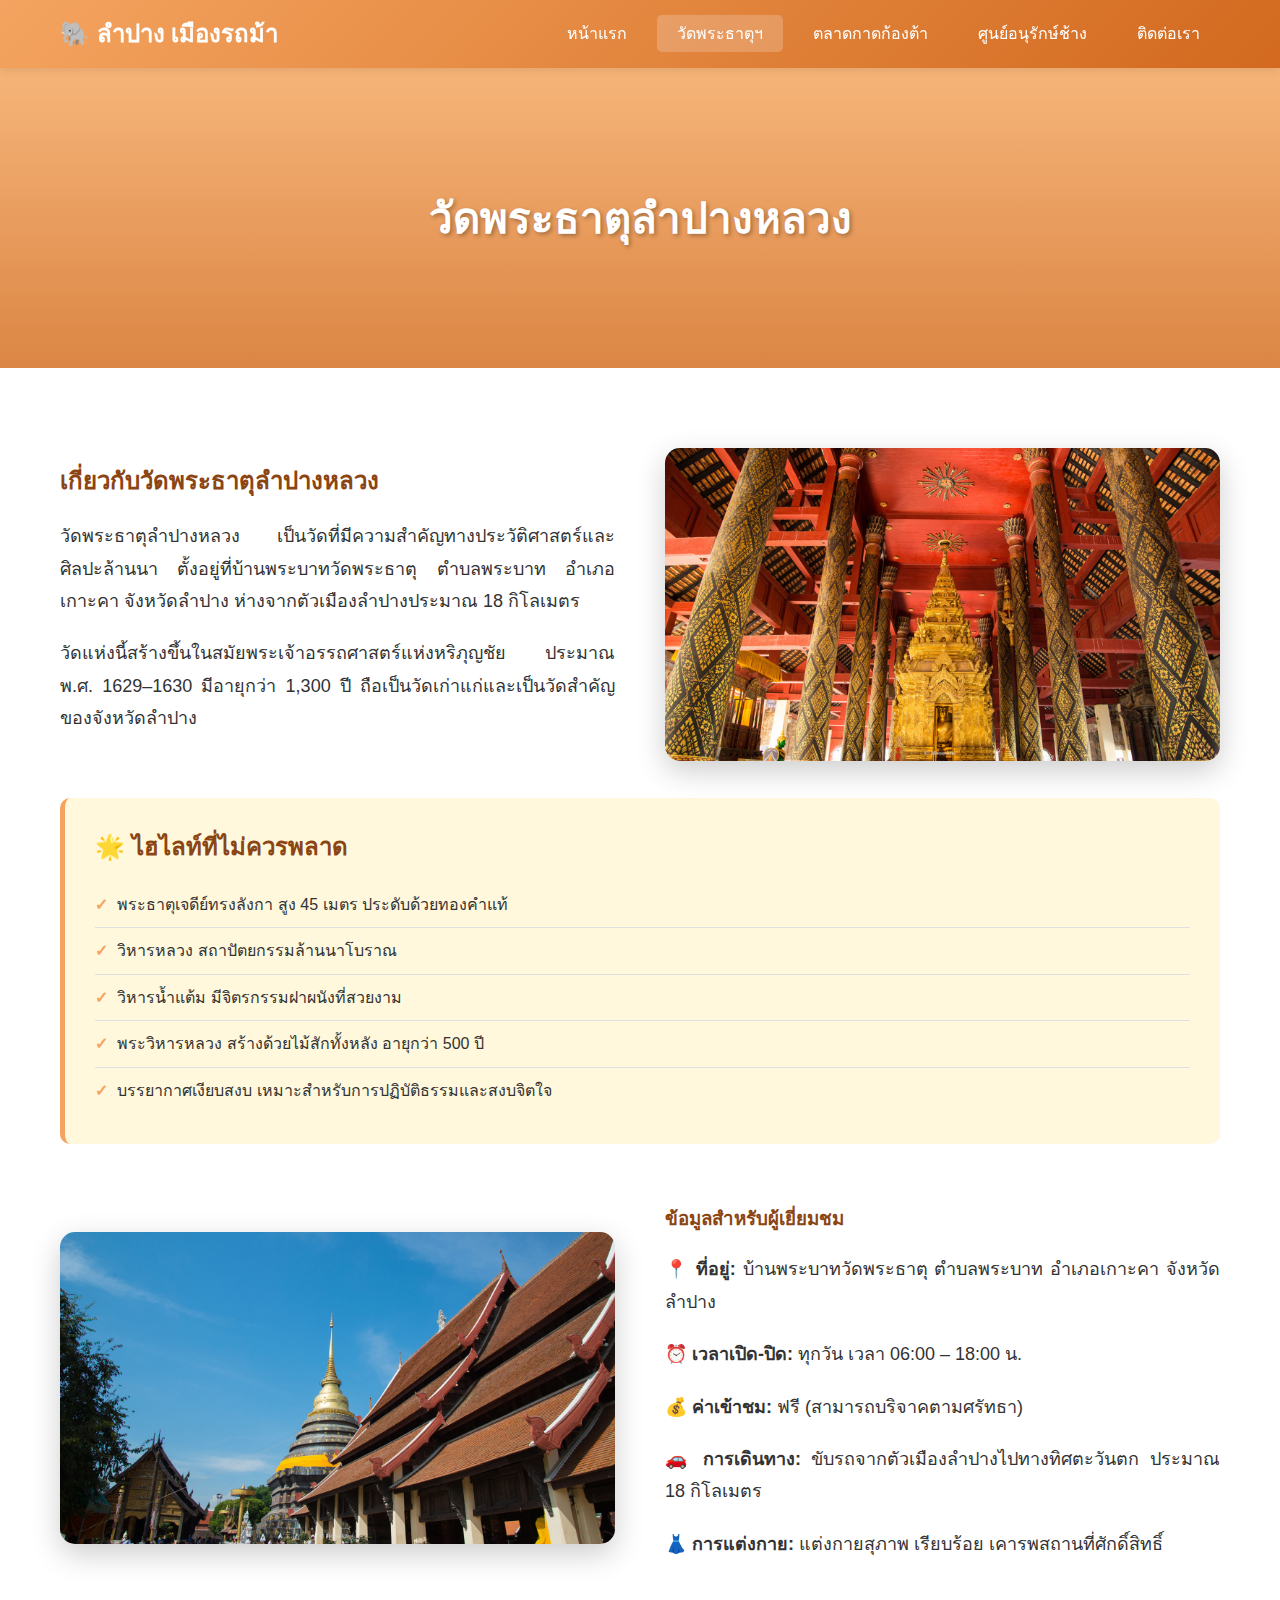
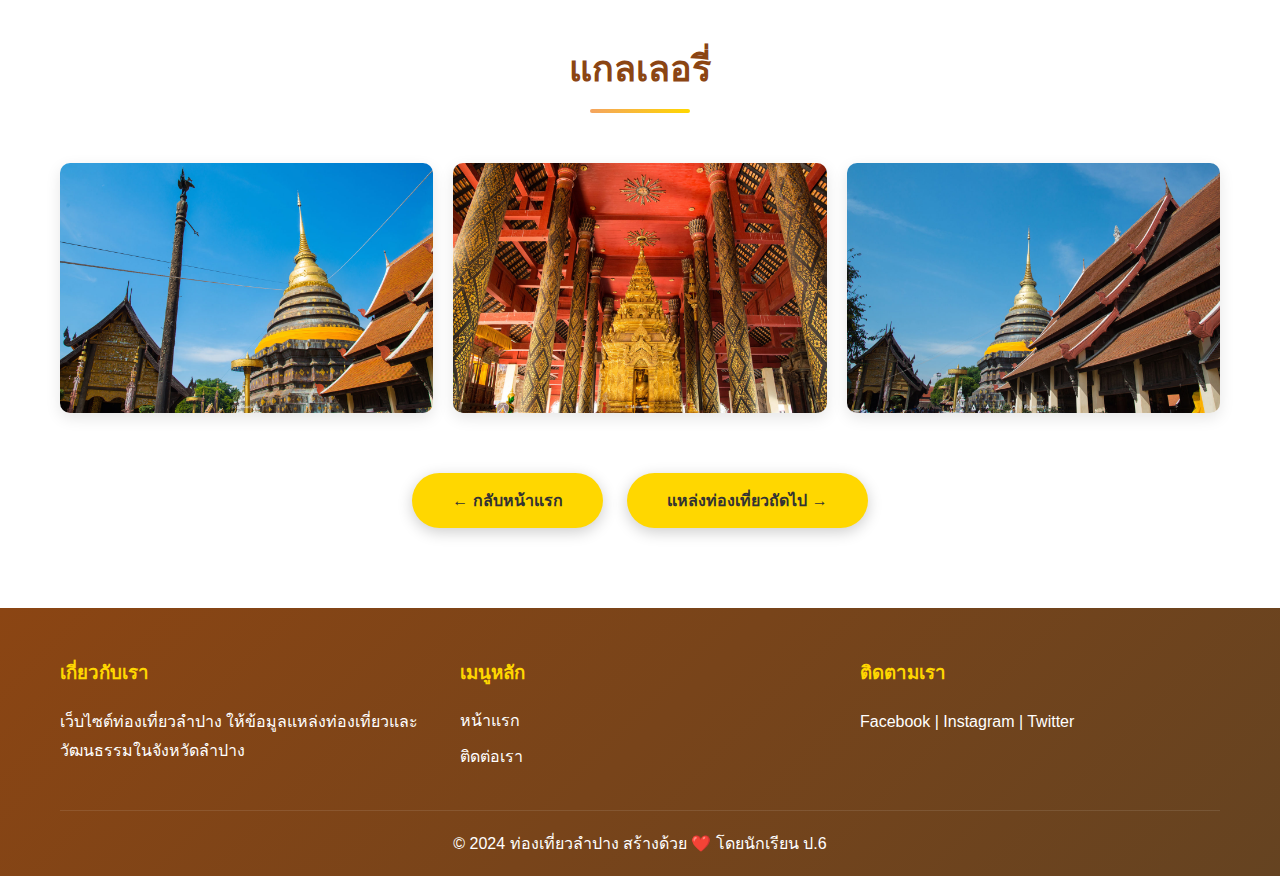
<file: wat-phra-that.html>
<!DOCTYPE html>
<html lang="th">
<head>
    <meta charset="UTF-8">
    <meta name="viewport" content="width=device-width, initial-scale=1.0">
    <title>วัดพระธาตุลำปางหลวง - ท่องเที่ยวลำปาง</title>
    <link rel="stylesheet" href="styles.css">
</head>
<body>

<!-- Header และ Navigation -->
<header>
    <div class="container">
        <div class="logo">
            <h1>🐘 ลำปาง เมืองรถม้า</h1>
        </div>
        <nav>
            <ul>
                <li><a href="index.html">หน้าแรก</a></li>
                <li><a href="wat-phra-that.html" class="active">วัดพระธาตุฯ</a></li>
                <li><a href="kad-kong-ta.html">ตลาดกาดก้องต้า</a></li>
                <li><a href="elephant-center.html">ศูนย์อนุรักษ์ช้าง</a></li>
                <li><a href="contact.html">ติดต่อเรา</a></li>
            </ul>
        </nav>
    </div>
</header>

<!-- Detail Hero Section -->
<section class="detail-hero" style="background-image: linear-gradient(rgba(244,164,96,0.8), rgba(210,105,30,0.8)), url('https://images.unsplash.com/photo-1551882547-ff40c63fe5fa?w=1600&h=400&fit=crop');">
    <h2>วัดพระธาตุลำปางหลวง</h2>
</section>

<!-- Detail Content -->
<section class="detail-content">
    <div class="container">

        <!-- เนื้อหาหลัก -->
        <div class="content-wrapper">
            <div class="content-text">
                <h2 style="color: #8B4513; margin-bottom: 20px;">
                    เกี่ยวกับวัดพระธาตุลำปางหลวง
                </h2>
                <p>
                    วัดพระธาตุลำปางหลวง เป็นวัดที่มีความสำคัญทางประวัติศาสตร์และศิลปะล้านนา 
                    ตั้งอยู่ที่บ้านพระบาทวัดพระธาตุ ตำบลพระบาท อำเภอเกาะคา จังหวัดลำปาง 
                    ห่างจากตัวเมืองลำปางประมาณ 18 กิโลเมตร
                </p>
                <p>
                    วัดแห่งนี้สร้างขึ้นในสมัยพระเจ้าอรรถศาสตร์แห่งหริภุญชัย 
                    ประมาณ พ.ศ. 1629–1630 มีอายุกว่า 1,300 ปี 
                    ถือเป็นวัดเก่าแก่และเป็นวัดสำคัญของจังหวัดลำปาง
                </p>
            </div>
            <div class="content-image">
                <img src="images/Watphrathatlampangluang2.jpg" alt="วัดพระธาตุลำปางหลวง">
            </div>
        </div>

        <!-- ไฮไลท์ของสถานที่ -->
        <div class="info-box">
            <h3>🌟 ไฮไลท์ที่ไม่ควรพลาด</h3>
            <ul>
                <li>พระธาตุเจดีย์ทรงลังกา สูง 45 เมตร ประดับด้วยทองคำแท้</li>
                <li>วิหารหลวง สถาปัตยกรรมล้านนาโบราณ</li>
                <li>วิหารน้ำแต้ม มีจิตรกรรมฝาผนังที่สวยงาม</li>
                <li>พระวิหารหลวง สร้างด้วยไม้สักทั้งหลัง อายุกว่า 500 ปี</li>
                <li>บรรยากาศเงียบสงบ เหมาะสำหรับการปฏิบัติธรรมและสงบจิตใจ</li>
            </ul>
        </div>

        <!-- ข้อมูลสำหรับผู้เยี่ยมชม -->
        <div class="content-wrapper" style="margin-top: 60px;">
            <div class="content-image">
                <img src="images/Watphrathatlampangluang3.jpg" alt="พระธาตุเจดีย์">
            </div>
            <div class="content-text">
                <h3 style="color: #8B4513; margin-bottom: 20px;">
                    ข้อมูลสำหรับผู้เยี่ยมชม
                </h3>
                <p><strong>📍 ที่อยู่:</strong> บ้านพระบาทวัดพระธาตุ ตำบลพระบาท อำเภอเกาะคา จังหวัดลำปาง</p>
                <p><strong>⏰ เวลาเปิด-ปิด:</strong> ทุกวัน เวลา 06:00 – 18:00 น.</p>
                <p><strong>💰 ค่าเข้าชม:</strong> ฟรี (สามารถบริจาคตามศรัทธา)</p>
                <p><strong>🚗 การเดินทาง:</strong> ขับรถจากตัวเมืองลำปางไปทางทิศตะวันตก ประมาณ 18 กิโลเมตร</p>
                <p><strong>👗 การแต่งกาย:</strong> แต่งกายสุภาพ เรียบร้อย เคารพสถานที่ศักดิ์สิทธิ์</p>
            </div>
        </div>

        <!-- แกลเลอรี่รูปภาพ -->
        <div style="margin-top: 60px;">
            <h2 class="section-title">แกลเลอรี่</h2>
            <div class="gallery">
                <img src="images/Watphrathatlampangluang.jpg" alt="วัดพระธาตุลำปางหลวง 1">
                <img src="images/Watphrathatlampangluang2.jpg" alt="วัดพระธาตุลำปางหลวง 2">
                <img src="images/Watphrathatlampangluang3.jpg" alt="วัดพระธาตุลำปางหลวง 3">
            </div>
        </div>

        <!-- ปุ่มนำทาง -->
        <div style="margin-top: 60px; text-align: center;">
            <a href="index.html" class="btn" style="margin-right: 20px;">← กลับหน้าแรก</a>
            <a href="kad-kong-ta.html" class="btn">แหล่งท่องเที่ยวถัดไป →</a>
        </div>

    </div>
</section>

<!-- Footer -->
<footer>
    <div class="container">
        <div class="footer-content">
            <div class="footer-section">
                <h3>เกี่ยวกับเรา</h3>
                <p>เว็บไซต์ท่องเที่ยวลำปาง ให้ข้อมูลแหล่งท่องเที่ยวและวัฒนธรรมในจังหวัดลำปาง</p>
            </div>
            <div class="footer-section">
                <h3>เมนูหลัก</h3>
                <ul>
                    <li><a href="index.html">หน้าแรก</a></li>
                    <li><a href="contact.html">ติดต่อเรา</a></li>
                </ul>
            </div>
            <div class="footer-section">
                <h3>ติดตามเรา</h3>
                <p>Facebook | Instagram | Twitter</p>
            </div>
        </div>
        <div class="footer-bottom">
            <p>&copy; 2024 ท่องเที่ยวลำปาง สร้างด้วย ❤️ โดยนักเรียน ป.6</p>
        </div>
    </div>
</footer>

</body>
</html>
</file>
<file: styles.css>
/* ================== ตั้งค่าพื้นฐาน ================== */
* {
    margin: 0;
    padding: 0;
    box-sizing: border-box;
}

body {
    font-family: 'Segoe UI', Tahoma, Geneva, Verdana, sans-serif;
    line-height: 1.6;
    color: #333;
    background-color: #FFF8DC;
}

.container {
    max-width: 1200px;
    margin: 0 auto;
    padding: 0 20px;
}

/* ================== Header และ Navigation ================== */
header {
    background: linear-gradient(135deg, #F4A460 0%, #D2691E 100%);
    box-shadow: 0 2px 10px rgba(0,0,0,0.1);
    position: sticky;
    top: 0;
    z-index: 1000;
}

header .container {
    display: flex;
    justify-content: space-between;
    align-items: center;
    padding: 15px 20px;
}

.logo h1 {
    color: white;
    font-size: 24px;
    font-weight: bold;
}

nav ul {
    display: flex;
    list-style: none;
    gap: 10px;
}

nav ul li a {
    color: white;
    text-decoration: none;
    padding: 10px 20px;
    border-radius: 5px;
    transition: all 0.3s ease;
    font-weight: 500;
}

nav ul li a:hover,
nav ul li a.active {
    background-color: rgba(255,255,255,0.2);
    transform: translateY(-2px);
}

/* ================== Hero Section ================== */
.hero {
    background: linear-gradient(rgba(244,164,96,0.8), rgba(210,105,30,0.8)),
        url('images/lampang2.jpg') center/cover;
    height: 500px;
    display: flex;
    align-items: center;
    justify-content: center;
    text-align: center;
    color: white;
}

.hero-content h2 {
    font-size: 48px;
    margin-bottom: 20px;
    text-shadow: 2px 2px 4px rgba(0,0,0,0.3);
}

.hero-content p {
    font-size: 24px;
    margin-bottom: 30px;
    text-shadow: 1px 1px 2px rgba(0,0,0,0.3);
}

.btn {
    display: inline-block;
    padding: 15px 40px;
    background-color: #FFD700;
    color: #333;
    text-decoration: none;
    border-radius: 50px;
    font-weight: bold;
    transition: all 0.3s ease;
    box-shadow: 0 4px 15px rgba(0,0,0,0.2);
}

.btn:hover {
    background-color: #FFA500;
    transform: translateY(-3px);
    box-shadow: 0 6px 20px rgba(0,0,0,0.3);
}

/* ================== หัวข้อของแต่ละส่วน ================== */
.section-title {
    text-align: center;
    font-size: 36px;
    color: #8B4513;
    margin-bottom: 50px;
    position: relative;
    padding-bottom: 15px;
}

.section-title::after {
    content: '';
    position: absolute;
    bottom: 0;
    left: 50%;
    transform: translateX(-50%);
    width: 100px;
    height: 4px;
    background: linear-gradient(90deg, #F4A460, #FFD700);
    border-radius: 2px;
}

/* ================== ส่วนเนื้อหา ================== */
.about {
    padding: 80px o;
    background-color: white;
}

.content-wrapper {
    display: flex;
    align-items: center;
    gap: 50px;
}

.content-text {
    flex: 1;
}

.content-text p {
    font-size: 18px;
    margin-bottom: 20px;
    text-align: justify;
    line-height: 1.8;
}

.content-image {
    flex: 1;
}

.content-image img {
    width: 100%;
    border-radius: 15px;
    box-shadow: 0 10px 30px rgba(0,0,0,0.2);
    transition: transform 0.3s ease;
}

.content-image img:hover {
    transform: scale(1.05);
}

/* ================== Attraction Section ================== */
.attraction{
    padding: 80px;
}

.attraction-item{
    display: flex;
    align-items: center;
    gap: 50px; 
    margin-bottom: 60px; 
    background-color: white; 
    padding: 40px; 
    border-radius: 15px; 
    box-shadow: 0 5px 20px rgba(0,0,0,0.1); 
    transition: transform 0.3s ease; 
}

.attraction-item:hover { 
    transform: translateY(-5px); 
    box-shadow: 0 10px 30px rgba(0,0,0,0.15); 
} 

.attraction-item.reverse { 
    flex-direction: row-reverse; 
} 

.attraction-image { 
    flex: 1; 
} 

.attraction-image img { 
    width: 100%; 
    border-radius: 10px; 
    box-shadow: 0 5px 15px rgba(0,0,0,0.1); 
} 

.attraction-content { 
flex: 1; 
} 

.attraction-content h3 { 
    font-size: 28px; 
    color: #8B4513; 
    margin-bottom: 20px; 
} 

.attraction-content p { 
    font-size: 16px; 
    line-height: 1.8; 
    margin-bottom: 20px; 
    text-align: justify; 
} 

.btn-link { 
    display: inline-block; 
    color: #F4A460; 
    text-decoration: none; 
    font-weight: bold; 
    font-size: 18px; 
    transition: all 0.3s ease; 
} 

.btn-link:hover { 
    color: #D2691E; 
    transform: translateX(5px);
}

/* ================== Detail Page ================== */
.detail-hero {
    background: linear-gradient(rgba(244,164,96,0.8), rgba(210,105,30,0.8)),
        url('https://images.unsplash.com/photo-1551882547-ff40c63fe5fa?w=1600&h=400&fit=crop') center/cover;
    height: 300px;
    display: flex;
    align-items: center;
    justify-content: center;
    text-align: center;
    color: white;
}

.detail-hero h2 {
    font-size: 42px;
    text-shadow: 2px 2px 4px rgba(0,0,0,0.3);
}

.detail-content {
    padding: 80px 0;
    background-color: white;
}
/* ================== กล่องข้อมูล ================== */
.info-box {
    background-color: #FFF8DC;
    padding: 30px;
    border-radius: 10px;
    border-left: 5px solid #F4A460;
    margin: 30px 0;
}

.info-box h3 {
    color: #8B4513;
    margin-bottom: 15px;
    font-size: 24px;
}

.info-box ul {
    list-style: none;
    padding-left: 0;
}

.info-box ul li {
    padding: 10px 0;
    border-bottom: 1px solid #e0e0e0;
    font-size: 16px;
}

.info-box ul li:last-child {
    border-bottom: none;
}

.info-box ul li::before {
    content: "✓ ";
    color: #F4A460;
    font-weight: bold;
    margin-right: 5px;
}
/* ================== แกลเลอรีรูปภาพ ================== */
.gallery {
    display: grid;
    grid-template-columns: repeat(auto-fit, minmax(300px, 1fr));
    gap: 20px;
    margin-top: 40px;
}

.gallery img {
    width: 100%;
    height: 250px;
    object-fit: cover;
    border-radius: 10px;
    box-shadow: 0 5px 15px rgba(0,0,0,0.1);
    transition: transform 0.3s ease;
}

.gallery img:hover {
    transform: scale(1.05);
}

/* ================== Contact From ================== */
.contact-section {
    padding: 80px 0;
}

.contact-container {
    display: flex;
    gap: 50px;
}

.contact-info {
    flex: 1;
    background-color: white;
    padding: 40px;
    border-radius: 15px;
    box-shadow: 0 5px 20px rgba(0,0,0,0.1);
}

.contact-info h3,{
    color: #8B4513;
    margin-bottom: 20px;
    font-size: 24px;
}

.contact-info p {
    margin-bottom: 15px;
    font-size: 16px;
    line-height: 1.8;
}

.contact-form {
    flex: 1;
    background-color: white;
    padding: 40px;
    border-radius: 15px;
    box-shadow: 0 5px 20px rgba(0,0,0,0.1);
}
/* ================== Form ================== */
.form-group {
    margin-bottom: 25px;
}

.form-group label {
    display: block;
    margin-bottom: 8px;
    color: #8B4513;
    font-weight: bold;
}

.form-group input,
.form-group textarea {
    width: 100%;
    padding: 12px;
    border: 2px solid #e0e0e0;
    border-radius: 5px;
    font-size: 16px;
    transition: border-color 0.3s ease;
}

.form-group input:focus,
.form-group textarea:focus {
    outline: none;
    border-color: #F4A460;
}

.form-group textarea {
    resize: vertical;
    min-height: 150px;
}

.submit-btn {
    width: 100%;
    padding: 15px;
    background: linear-gradient(135deg, #F4A460 0%, #D2691E 100%);
    color: white;
    border: none;
    border-radius: 5px;
    font-size: 18px;
    font-weight: bold;
    cursor: pointer;
    transition: all 0.3s ease;
}

.submit-btn:hover {
    transform: translateY(-2px);
    box-shadow: 0 5px 15px rgba(0,0,0,0.2);
}

/* ================== Footer ================== */
footer {
    background: linear-gradient(135deg, #8B4513 0%, #654321 100%);
    color: white;
    padding: 50px 0 20px;
}

.footer-content {
    display: grid;
    grid-template-columns: repeat(auto-fit, minmax(250px, 1fr));
    gap: 40px;
    margin-bottom: 30px;
}

.footer-section h3 {
    margin-bottom: 20px;
    color: #FFD700;
}

.footer-section p {
    line-height: 1.8;
}

.footer-section ul {
    list-style: none;
}

.footer-section ul li {
    margin-bottom: 10px;
}

.footer-section ul li a {
    color: white;
    text-decoration: none;
    transition: color 0.3s ease;
}

.footer-section ul li a:hover {
    color: #FFD700;
}

.footer-bottom {
    text-align: center;
    padding-top: 20px;
    border-top: 1px solid rgba(255,255,255,0.1);
}

/* ================== Responsive Design ================== */
@media (max-width: 768px) {
    header .container {
        flex-direction: column;
        gap: 15px;
    }

    nav ul {
        flex-wrap: wrap;
        justify-content: center;
    }

    .hero-content h2 {
        font-size: 32px;
    }

    .hero-content p {
        font-size: 18px;
    }

    .content-wrapper,
    .attraction-item,
    .attraction-item.reverse,
    .contact-container,{
        flex-direction: column;
    }

    .section-title {
        font-size: 28px;
    }

    .gallery {
        grid-template-columns: 1fr;
    }
}
</file>
